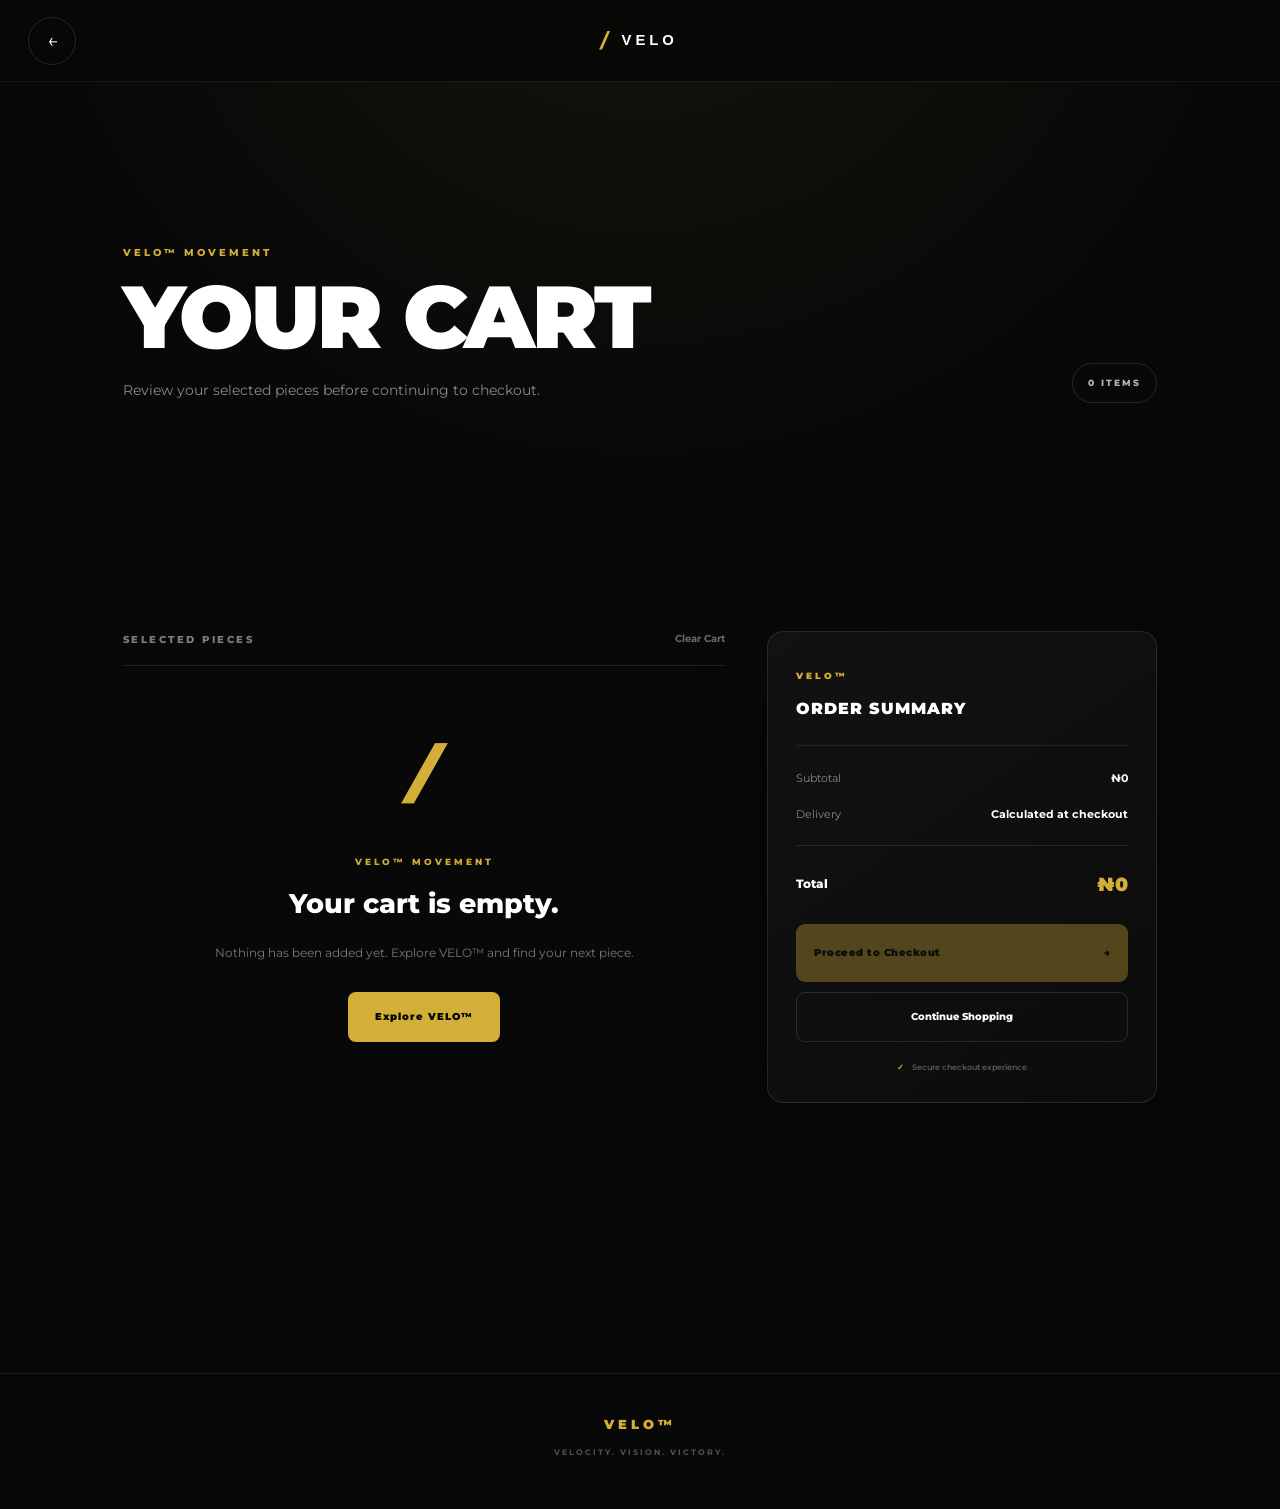
<file: cart.html>
<!DOCTYPE html>
<html lang="en">
<head>
<meta charset="UTF-8">

<meta
    name="viewport"
    content="width=device-width, initial-scale=1.0"
>

<meta
    name="theme-color"
    content="#080808"
>

<title>VELO™ — Cart</title>

<link rel="stylesheet" href="style.css">
<link rel="stylesheet" href="cart.css">

<link
    href="https://fonts.googleapis.com/css2?family=Montserrat:wght@400;500;600;700;800;900&display=swap"
    rel="stylesheet"
>

</head>

<body class="cartPage">

<!-- =====================================================
     HEADER
===================================================== -->

<header class="cart-header">

    <a
        href="index.html"
        class="cart-back"
        aria-label="Back to VELO"
    >
        <span>←</span>
    </a>

    <a
        href="index.html"
        class="cart-logo"
        aria-label="VELO Home"
    >
        <span class="velo-mark">/</span>
        <span class="velo-word">VELO</span>
    </a>

    <div class="cart-header-spacer"></div>

</header>


<!-- =====================================================
     MAIN
===================================================== -->

<main class="cart-main">

    <!-- PAGE INTRO -->

    <section class="cart-hero">

        <div class="cart-eyebrow">
            VELO™ MOVEMENT
        </div>

        <div class="cart-title-row">

            <div>

                <h1>
                    YOUR CART
                </h1>

                <p>
                    Review your selected pieces before
                    continuing to checkout.
                </p>

            </div>

            <div
                class="cart-item-count"
                id="cart-item-count"
            >
                0 ITEMS
            </div>

        </div>

    </section>


    <!-- =================================================
         CART LAYOUT
    ================================================== -->

    <section class="cart-layout">


        <!-- =================================================
             PRODUCTS
        ================================================== -->

        <div class="cart-products-section">

            <div class="cart-products-header">

                <span>
                    SELECTED PIECES
                </span>

                <button
                    type="button"
                    class="cart-clear-btn"
                    id="cart-clear-btn"
                >
                    Clear Cart
                </button>

            </div>


            <div
                class="cart-items"
                id="cart-items"
            >

                <!-- Products are rendered by cart.js -->


                <!-- EMPTY CART -->

                <div
                    class="cart-empty"
                    id="cart-empty"
                    hidden
                >

                    <div class="cart-empty-symbol">
                        /
                    </div>

                    <div class="cart-empty-eyebrow">
                        VELO™ MOVEMENT
                    </div>

                    <h2>
                        Your cart is empty.
                    </h2>

                    <p>
                        Nothing has been added yet.
                        Explore VELO™ and find your next piece.
                    </p>

                    <a
                        href="index.html"
                        class="cart-shop-btn"
                    >
                        Explore VELO™
                    </a>

                </div>

            </div>

        </div>


        <!-- =================================================
             ORDER SUMMARY
        ================================================== -->

        <aside
            class="cart-summary"
            aria-label="Order summary"
        >

            <div class="cart-summary-top">

                <span class="cart-summary-eyebrow">
                    VELO™
                </span>

                <h2>
                    ORDER SUMMARY
                </h2>

            </div>


            <div class="cart-summary-row">

                <span>
                    Subtotal
                </span>

                <strong id="cart-subtotal">
                    ₦0
                </strong>

            </div>


            <div class="cart-summary-row">

                <span>
                    Delivery
                </span>

                <strong id="cart-delivery">
                    Calculated at checkout
                </strong>

            </div>


            <div class="cart-summary-divider"></div>


            <div class="cart-summary-total">

                <span>
                    Total
                </span>

                <strong id="cart-total">
                    ₦0
                </strong>

            </div>


            <button
                type="button"
                class="cart-checkout-btn"
                id="cart-checkout-btn"
            >
                <span>
                    Proceed to Checkout
                </span>

                <span>
                    →
                </span>

            </button>


            <a
                href="index.html"
                class="cart-continue-btn"
            >
                Continue Shopping
            </a>


            <div class="cart-secure-note">

                <span class="cart-secure-icon">
                    ✓
                </span>

                <span>
                    Secure checkout experience
                </span>

            </div>

        </aside>

    </section>

</main>


<!-- =====================================================
     FOOTER
===================================================== -->

<footer class="cart-footer">

    <div class="cart-footer-brand">
        VELO™
    </div>

    <p>
        VELOCITY. VISION. VICTORY.
    </p>

</footer>


<!-- =====================================================
     TOAST
===================================================== -->

<div
    class="cart-toast"
    id="cart-toast"
    role="status"
    aria-live="polite"
    hidden
></div>


<!-- =====================================================
     SCRIPT
===================================================== -->

<script src="cart.js"></script>

</body>
</html>
</file>
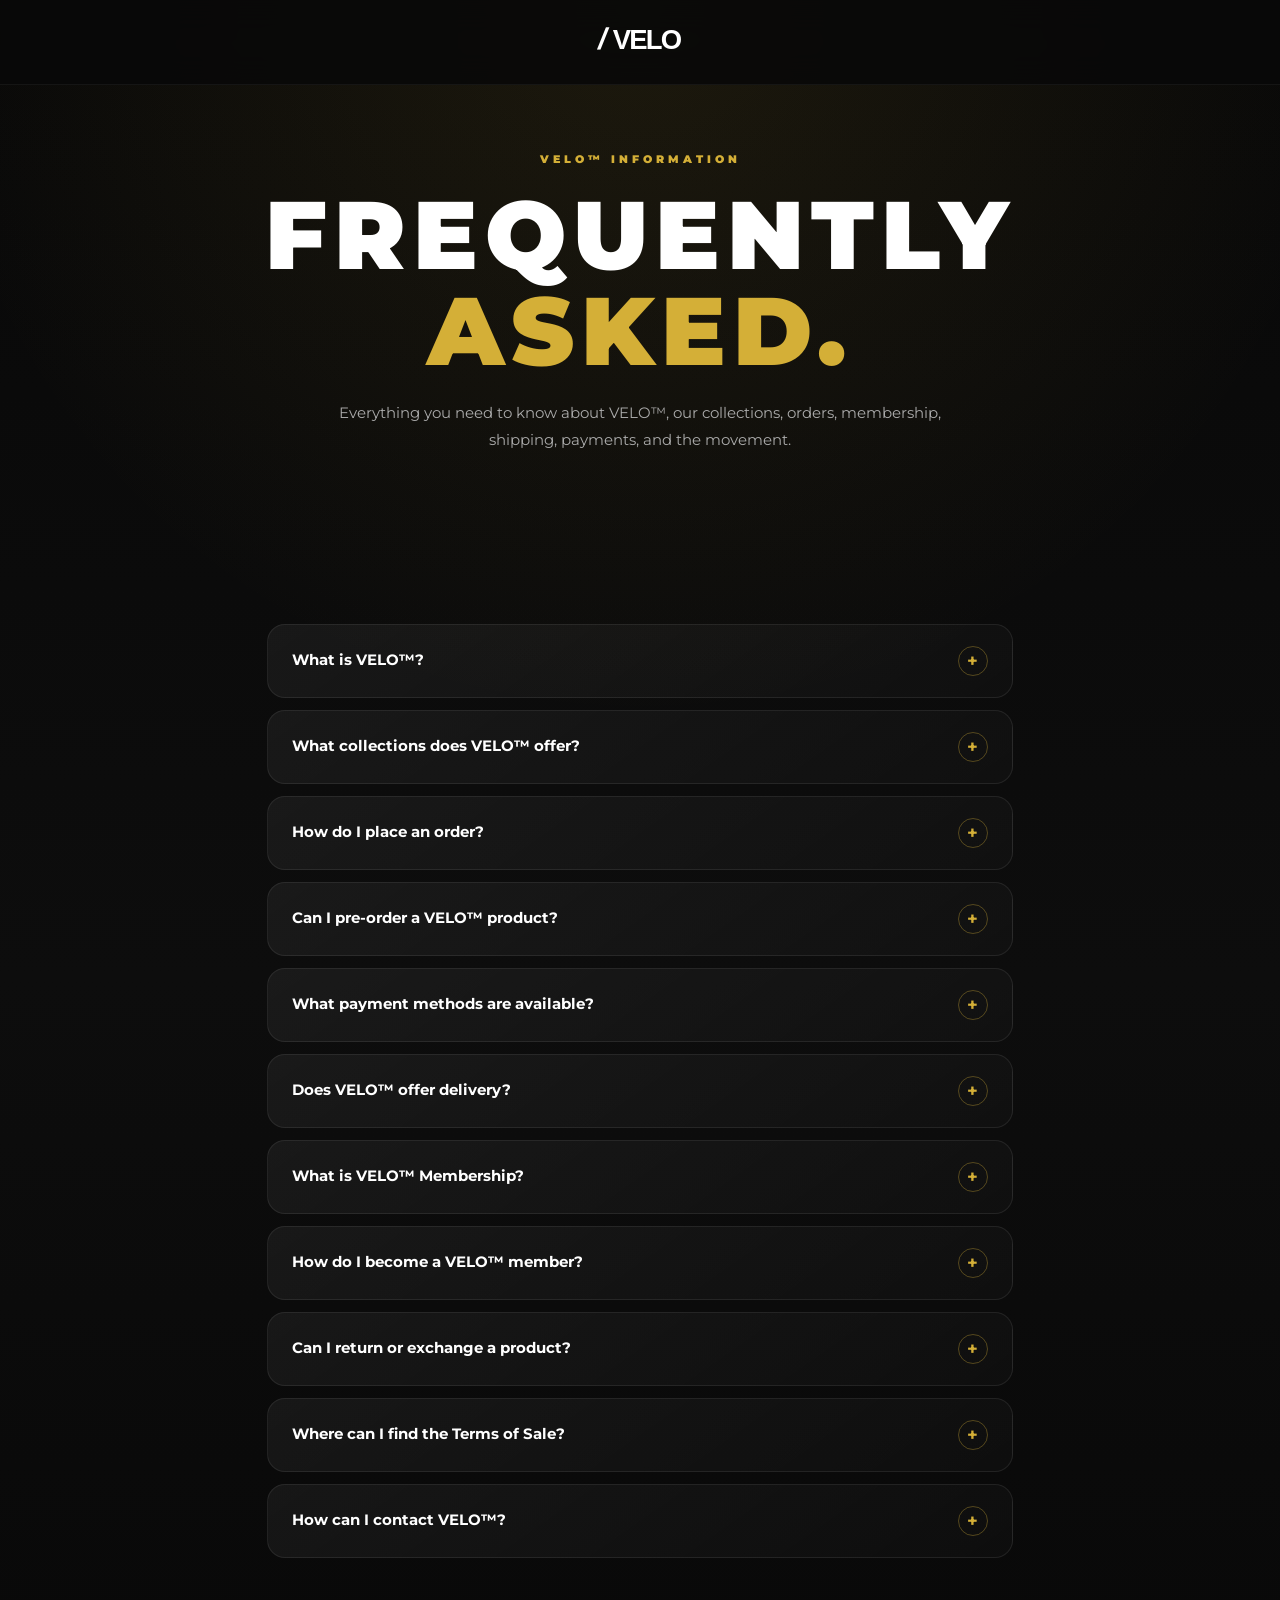
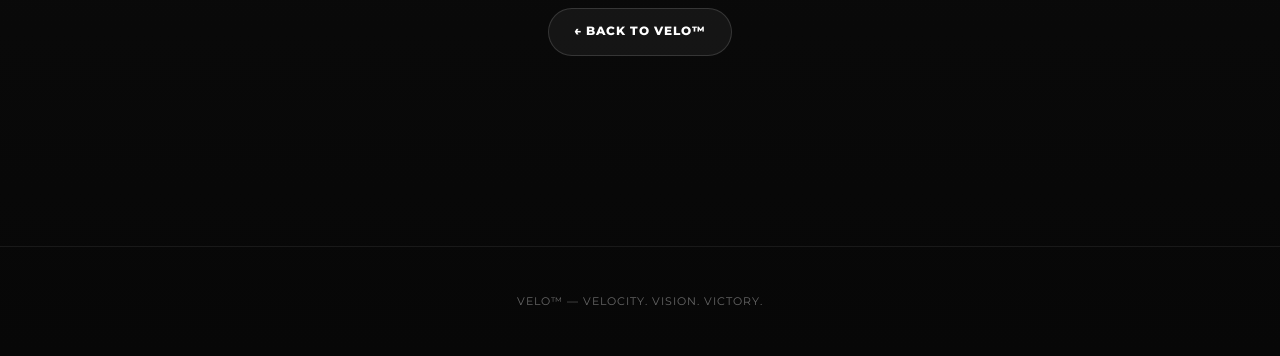
<file: faqs.html>
<!DOCTYPE html><html lang="en">
<head><meta charset="UTF-8">

<meta
    name="viewport"
    content="width=device-width, initial-scale=1.0"
>

<title>VELO™ — FAQs</title>

<!-- VELO MAIN STYLESHEET -->
<link rel="stylesheet" href="style.css">

<!-- GOOGLE FONT -->
<link
    href="https://fonts.googleapis.com/css2?family=Montserrat:wght@400;500;600;700;800;900&display=swap"
    rel="stylesheet"
>

<style>

    /*==================================================
    VELO™ FAQ PAGE
    ==================================================*/

    body.faqPage{
        background:
            radial-gradient(
                circle at 50% 0%,
                rgba(212,175,55,.10),
                transparent 35%
            ),
            linear-gradient(
                180deg,
                #080808 0%,
                #0d0d0d 50%,
                #070707 100%
            );

        color:#fff;
        min-height:100vh;
    }


    /*==================================================
    FAQ HERO
    ==================================================*/

    .faq-hero{

        min-height:48vh;

        display:flex;

        align-items:center;
        justify-content:center;

        text-align:center;

        padding:
            150px 20px
            80px;
    }

    .faq-hero-content{

        width:min(850px,100%);

    }

    .faq-eyebrow{

        color:#D4AF37;

        font-size:.7rem;

        font-weight:900;

        letter-spacing:4px;

        text-transform:uppercase;

        margin-bottom:18px;
    }

    .faq-hero h1{

        font-size:
            clamp(
                3rem,
                9vw,
                6rem
            );

        font-weight:900;

        letter-spacing:
            clamp(
                2px,
                .8vw,
                7px
            );

        line-height:1;

        margin-bottom:20px;
    }

    .faq-hero h1 span{

        color:#D4AF37;
    }

    .faq-hero p{

        max-width:650px;

        margin:auto;

        color:#aaa;

        font-size:.95rem;

        line-height:1.8;
    }


    /*==================================================
    FAQ SECTION
    ==================================================*/

    .faq-section{

        width:min(950px,92%);

        margin:
            0 auto 100px;
    }


    /*==================================================
    FAQ ITEM
    ==================================================*/

    .faq-item{

        margin-bottom:12px;

        background:
            linear-gradient(
                145deg,
                rgba(255,255,255,.055),
                rgba(255,255,255,.018)
            );

        border:
            1px solid
            rgba(255,255,255,.08);

        border-radius:18px;

        overflow:hidden;

        transition:
            border-color .3s ease,
            background .3s ease;
    }

    .faq-item:hover{

        border-color:
            rgba(212,175,55,.28);

        background:
            linear-gradient(
                145deg,
                rgba(212,175,55,.06),
                rgba(255,255,255,.018)
            );
    }


    /*==================================================
    FAQ QUESTION
    ==================================================*/

    .faq-question{

        width:100%;

        padding:
            21px 24px;

        display:flex;

        align-items:center;

        justify-content:space-between;

        gap:20px;

        border:0;

        background:transparent;

        color:#fff;

        text-align:left;

        font-family:inherit;

        font-size:.92rem;

        font-weight:700;

        cursor:pointer;
    }

    .faq-question span:first-child{

        flex:1;
    }

    .faq-icon{

        width:30px;
        height:30px;

        flex:0 0 30px;

        display:flex;

        align-items:center;
        justify-content:center;

        border:
            1px solid
            rgba(212,175,55,.35);

        border-radius:50%;

        color:#D4AF37;

        font-size:18px;

        line-height:1;

        transition:
            transform .3s ease,
            background .3s ease,
            color .3s ease;
    }


    /*==================================================
    FAQ ANSWER
    ==================================================*/

    .faq-answer{

        max-height:0;

        overflow:hidden;

        transition:
            max-height .4s ease;
    }

    .faq-answer-inner{

        padding:
            0 24px 22px;

        color:#aaa;

        font-size:.82rem;

        line-height:1.8;
    }


    /*==================================================
    ACTIVE FAQ
    ==================================================*/

    .faq-item.active{

        border-color:
            rgba(212,175,55,.38);
    }

    .faq-item.active
    .faq-icon{

        transform:rotate(45deg);

        background:#D4AF37;

        color:#080808;
    }


    /*==================================================
    BACK HOME
    ==================================================*/

    .faq-back{

        display:flex;

        justify-content:center;

        margin-top:50px;
    }

    .faq-back a{

        display:inline-flex;

        align-items:center;

        justify-content:center;

        min-height:48px;

        padding:
            13px 25px;

        border:
            1px solid
            rgba(255,255,255,.14);

        border-radius:50px;

        background:
            rgba(255,255,255,.05);

        color:#fff;

        font-size:.72rem;

        font-weight:800;

        letter-spacing:1px;

        text-transform:uppercase;

        transition:.3s ease;
    }

    .faq-back a:hover{

        background:#D4AF37;

        border-color:#D4AF37;

        color:#080808;

        transform:translateY(-3px);
    }


    /*==================================================
    FAQ FOOTER
    ==================================================*/

    .faq-footer{

        padding:
            45px 20px;

        text-align:center;

        border-top:
            1px solid
            rgba(255,255,255,.07);

        color:#666;

        font-size:.7rem;

        letter-spacing:1px;
    }


    /*==================================================
    MOBILE
    ==================================================*/

    @media(max-width:600px){

        .faq-hero{

            min-height:42vh;

            padding:
                125px 20px
                60px;
        }

        .faq-hero h1{

            font-size:
                clamp(
                    2.7rem,
                    14vw,
                    4.5rem
                );
        }

        .faq-hero p{

            font-size:.78rem;
        }

        .faq-section{

            width:
                calc(100% - 28px);

            margin-bottom:70px;
        }

        .faq-question{

            padding:
                18px 16px;

            font-size:.78rem;
        }

        .faq-answer-inner{

            padding:
                0 16px 18px;

            font-size:.72rem;
        }

        .faq-icon{

            width:27px;
            height:27px;

            flex-basis:27px;

            font-size:16px;
        }

    }

</style>

</head><body class="faqPage"><!--==================================================
HEADER
==================================================-->

<header>

    <a
        href="index.html"
        class="logo-wrapper"
    >

        <div class="sidebar-brand">

            <span class="velo-mark">
                /
            </span>

            <span class="velo-word">
                VELO
            </span>

        </div>

    </a>

</header>


<!--==================================================
FAQ HERO
==================================================-->

<main>

    <section class="faq-hero">

        <div class="faq-hero-content">

            <div class="faq-eyebrow">
                VELO™ INFORMATION
            </div>

            <h1>
                FREQUENTLY
                <span>ASKED.</span>
            </h1>

            <p>
                Everything you need to know about VELO™,
                our collections, orders, membership,
                shipping, payments, and the movement.
            </p>

        </div>

    </section>


    <!--==================================================
    FAQ QUESTIONS
    ==================================================-->

    <section class="faq-section">


        <div class="faq-item">

            <button
                class="faq-question"
                type="button"
            >

                <span>
                    What is VELO™?
                </span>

                <span class="faq-icon">
                    +
                </span>

            </button>

            <div class="faq-answer">

                <div class="faq-answer-inner">

                    VELO™ is a premium fashion and
                    streetwear movement built around
                    velocity, vision, victory, ambition,
                    craftsmanship, and individuality.

                </div>

            </div>

        </div>


        <div class="faq-item">

            <button
                class="faq-question"
                type="button"
            >

                <span>
                    What collections does VELO™ offer?
                </span>

                <span class="faq-icon">
                    +
                </span>

            </button>

            <div class="faq-answer">

                <div class="faq-answer-inner">

                    VELO™ features collections including
                    Nightshift Collection, Entry Edition,
                    Premium Edition, Premium Sport+,
                    and Founder's Genesis.

                    Availability may vary depending on
                    each collection's release schedule.

                </div>

            </div>

        </div>


        <div class="faq-item">

            <button
                class="faq-question"
                type="button"
            >

                <span>
                    How do I place an order?
                </span>

                <span class="faq-icon">
                    +
                </span>

            </button>

            <div class="faq-answer">

                <div class="faq-answer-inner">

                    Select the product you want,
                    choose the available options,
                    add it to your cart, and proceed
                    through the checkout process.

                    Follow the instructions displayed
                    on the website to complete your order.

                </div>

            </div>

        </div>


        <div class="faq-item">

            <button
                class="faq-question"
                type="button"
            >

                <span>
                    Can I pre-order a VELO™ product?
                </span>

                <span class="faq-icon">
                    +
                </span>

            </button>

            <div class="faq-answer">

                <div class="faq-answer-inner">

                    Selected VELO™ releases may be
                    available for pre-order.

                    When a product supports pre-order,
                    the product page will clearly indicate
                    the available pre-order option and
                    instructions.

                </div>

            </div>

        </div>


        <div class="faq-item">

            <button
                class="faq-question"
                type="button"
            >

                <span>
                    What payment methods are available?
                </span>

                <span class="faq-icon">
                    +
                </span>

            </button>

            <div class="faq-answer">

                <div class="faq-answer-inner">

                    Available payment methods will be
                    displayed during the relevant
                    purchasing or registration process.

                    Payment instructions should always
                    be followed exactly as displayed by
                    VELO™.

                </div>

            </div>

        </div>


        <div class="faq-item">

            <button
                class="faq-question"
                type="button"
            >

                <span>
                    Does VELO™ offer delivery?
                </span>

                <span class="faq-icon">
                    +
                </span>

            </button>

            <div class="faq-answer">

                <div class="faq-answer-inner">

                    Delivery availability depends on the
                    product and delivery location.

                    Any applicable delivery options,
                    charges, and instructions will be
                    provided during the order process.

                </div>

            </div>

        </div>


        <div class="faq-item">

            <button
                class="faq-question"
                type="button"
            >

                <span>
                    What is VELO™ Membership?
                </span>

                <span class="faq-icon">
                    +
                </span>

            </button>

            <div class="faq-answer">

                <div class="faq-answer-inner">

                    VELO™ Membership is designed to give
                    members access to selected benefits,
                    experiences, releases, and other
                    membership privileges.

                    Membership details and applicable
                    benefits are provided on the
                    Membership page.

                </div>

            </div>

        </div>


        <div class="faq-item">

            <button
                class="faq-question"
                type="button"
            >

                <span>
                    How do I become a VELO™ member?
                </span>

                <span class="faq-icon">
                    +
                </span>

            </button>

            <div class="faq-answer">

                <div class="faq-answer-inner">

                    Visit the VELO™ Membership or
                    Registration page and follow the
                    membership registration instructions.

                </div>

            </div>

        </div>


        <div class="faq-item">

            <button
                class="faq-question"
                type="button"
            >

                <span>
                    Can I return or exchange a product?
                </span>

                <span class="faq-icon">
                    +
                </span>

            </button>

            <div class="faq-answer">

                <div class="faq-answer-inner">

                    Returns and exchanges are subject to
                    the applicable VELO™ Terms of Sale
                    and the conditions stated for the
                    specific product or order.

                    Please review the Terms of Sale before
                    completing a purchase.

                </div>

            </div>

        </div>


        <div class="faq-item">

            <button
                class="faq-question"
                type="button"
            >

                <span>
                    Where can I find the Terms of Sale?
                </span>

                <span class="faq-icon">
                    +
                </span>

            </button>

            <div class="faq-answer">

                <div class="faq-answer-inner">

                    You can view the complete VELO™
                    Terms of Sale by selecting the
                    Terms of Sale link on the website.

                </div>

            </div>

        </div>


        <div class="faq-item">

            <button
                class="faq-question"
                type="button"
            >

                <span>
                    How can I contact VELO™?
                </span>

                <span class="faq-icon">
                    +
                </span>

            </button>

            <div class="faq-answer">

                <div class="faq-answer-inner">

                    Use the official contact or customer
                    support options provided on the VELO™
                    website.

                    For order-related questions, keep
                    your order information available so
                    your request can be handled more
                    efficiently.

                </div>

            </div>

        </div>


        <!--==================================================
        BACK HOME
        ==================================================-->

        <div class="faq-back">

            <a href="index.html">
                ← Back to VELO™
            </a>

        </div>


    </section>

</main>


<!--==================================================
FOOTER
==================================================-->

<footer class="faq-footer">

    VELO™ — VELOCITY. VISION. VICTORY.

</footer>


<!--==================================================
FAQ JAVASCRIPT
==================================================-->

<script>

    const faqItems =
        document.querySelectorAll(".faq-item");


    faqItems.forEach(function(item){

        const question =
            item.querySelector(".faq-question");

        const answer =
            item.querySelector(".faq-answer");


        question.addEventListener(
            "click",
            function(){

                const isOpen =
                    item.classList.contains("active");


                /* CLOSE ALL OTHER QUESTIONS */

                faqItems.forEach(function(otherItem){

                    otherItem.classList.remove("active");

                    const otherAnswer =
                        otherItem.querySelector(".faq-answer");

                    otherAnswer.style.maxHeight = null;

                });


                /* OPEN SELECTED QUESTION */

                if(!isOpen){

                    item.classList.add("active");

                    answer.style.maxHeight =
                        answer.scrollHeight + "px";

                }

            }
        );

    });

</script>

</body>
  </html>
</file>
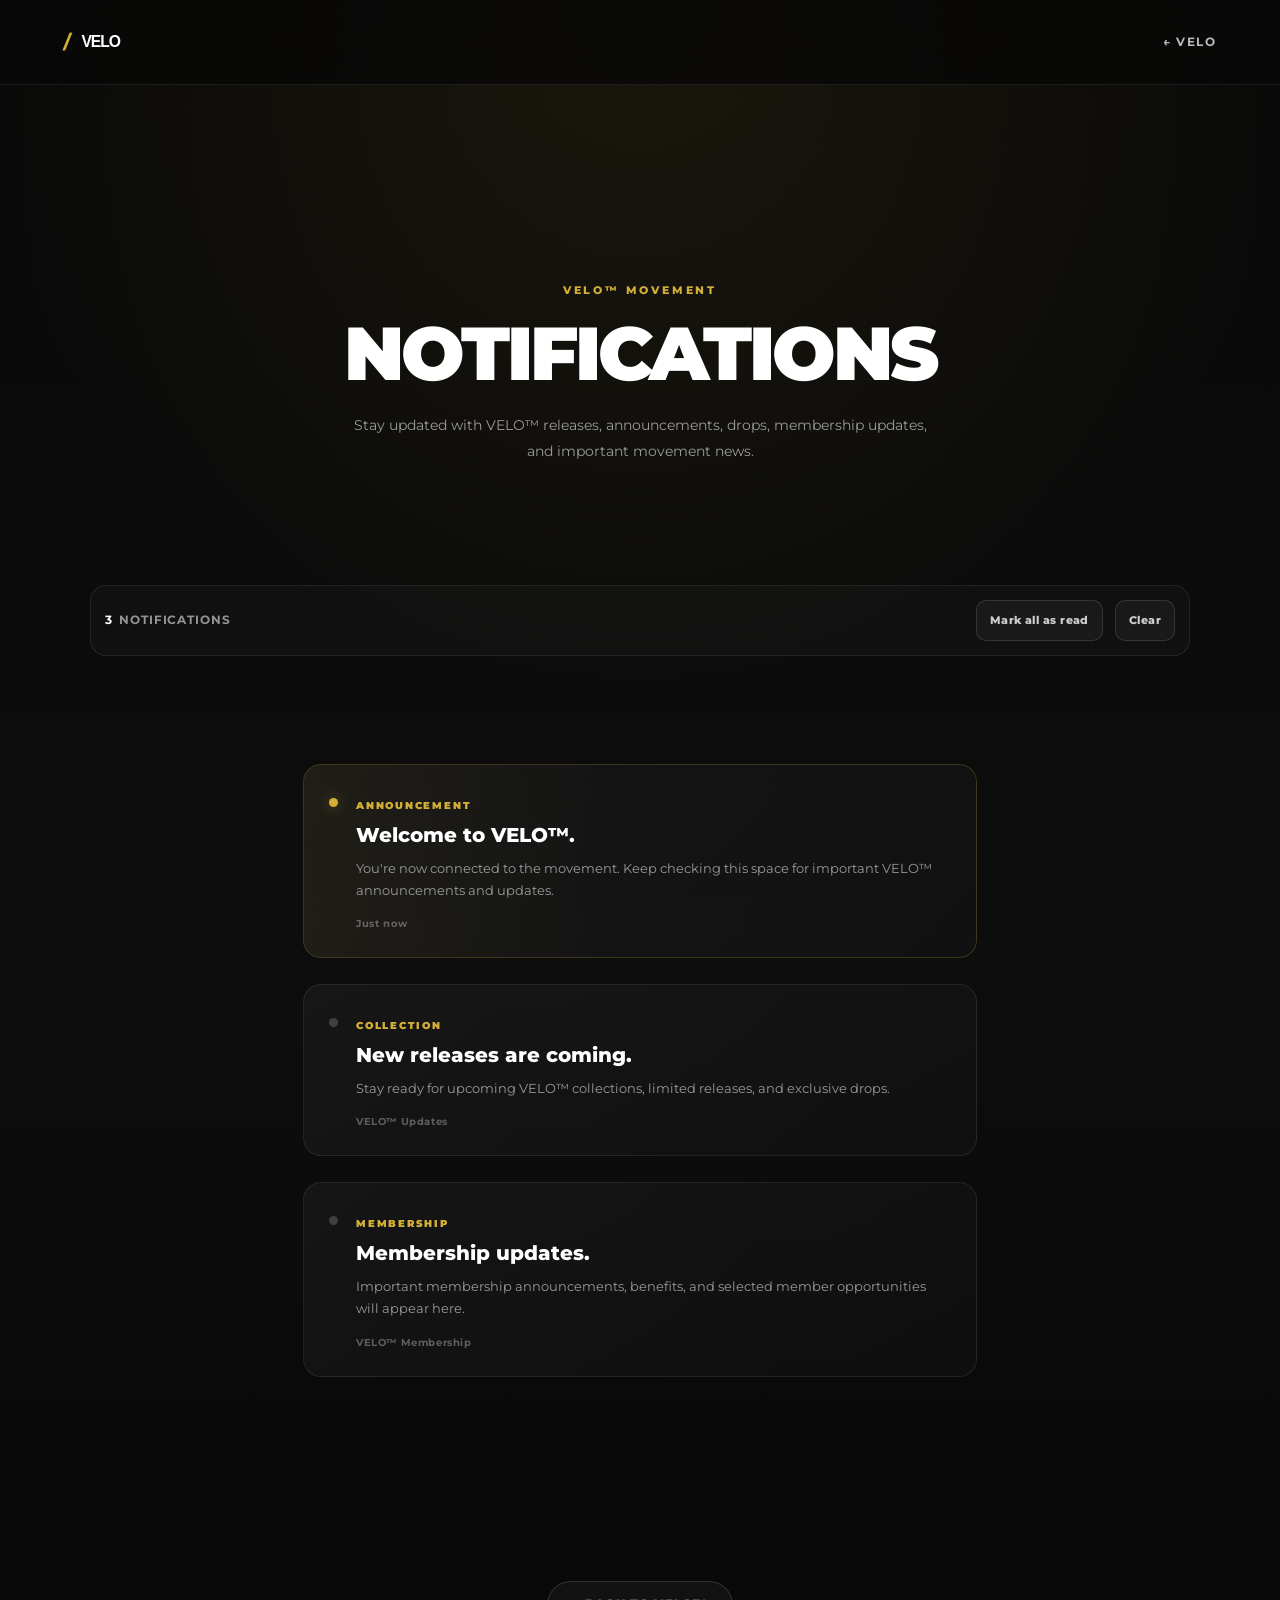
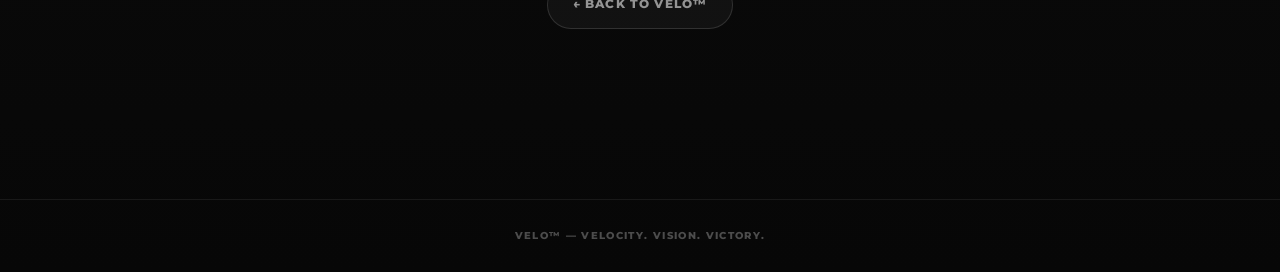
<file: notifications.html>
<!DOCTYPE html>
<html lang="en">
<head>
    <meta charset="UTF-8">

    <meta
        name="viewport"
        content="width=device-width, initial-scale=1.0"
    >

    <title>VELO™ — Notifications</title>

    <link rel="stylesheet" href="style.css">
    <link rel="stylesheet" href="notification.css">

    <link
        href="https://fonts.googleapis.com/css2?family=Montserrat:wght@400;500;600;700;800;900&display=swap"
        rel="stylesheet"
    >
</head>

<body class="notificationPage">

    <!-- HEADER -->

    <header class="notification-header">

        <a
            href="index.html"
            class="notification-logo"
            aria-label="Return to VELO homepage"
        >
            <span class="velo-mark">/</span>
            <span class="velo-word">VELO</span>
        </a>

        <a
            href="index.html"
            class="notification-home"
        >
            ← VELO
        </a>

    </header>


    <!-- MAIN -->

    <main class="notification-main">

        <section class="notification-hero">

            <span class="notification-eyebrow">
                VELO™ MOVEMENT
            </span>

            <h1>NOTIFICATIONS</h1>

            <p>
                Stay updated with VELO™ releases,
                announcements, drops, membership updates,
                and important movement news.
            </p>

        </section>


        <!-- NOTIFICATION CONTROLS -->

        <section class="notification-controls">

            <div class="notification-status">
                <span id="notificationCount">0</span>
                <span>notifications</span>
            </div>

            <button
                type="button"
                id="markAllReadButton"
                class="notification-action"
            >
                Mark all as read
            </button>

            <button
                type="button"
                id="clearNotificationsButton"
                class="notification-action danger"
            >
                Clear
            </button>

        </section>


        <!-- NOTIFICATIONS -->

        <section
            id="notificationsList"
            class="notifications-list"
            aria-live="polite"
        >

            <!-- Notifications are rendered by notification.js -->

        </section>


        <!-- EMPTY STATE -->

        <section
            id="notificationEmpty"
            class="notification-empty"
            hidden
        >

            <div class="notification-empty-icon">
                ✓
            </div>

            <h2>You're all caught up.</h2>

            <p>
                New notifications will appear here
                when VELO™ has something important
                to share.
            </p>

        </section>


        <!-- BACK HOME -->

        <div class="notification-back">

            <a href="index.html">
                ← Back to VELO™
            </a>

        </div>

    </main>


    <!-- FOOTER -->

    <footer class="notification-footer">

        VELO™ — VELOCITY. VISION. VICTORY.

    </footer>


    <div
        id="notificationToast"
        class="notification-toast"
        role="status"
        aria-live="polite"
    ></div>


    <script src="notification.js"></script>

</body>
</html>
</file>
<file: style.css>
/*==================================================
VELO™ v2.1
FINAL PRELAUNCH STYLE SYSTEM
Designed by Gamer-X + ChatGPT

IMPORTANT:
This is the complete VELO stylesheet.
Homepage corrections are integrated directly.
==================================================*/


/*==================================================
RESET
==================================================*/

*{
    margin:0;
    padding:0;
    box-sizing:border-box;
}

html{
    scroll-behavior:smooth;
}

:root{

    --gold:#D4AF37;
    --gold2:#FFD86A;

    --black:#0A0A0A;
    --black2:#111111;
    --black3:#1B1B1B;

    --white:#FFFFFF;

    --cream:#F4F0E7;
    --grey:#B8B8B8;
    --grey2:#888888;

    --transition:.35s ease;

    --shadow:
        0 25px 70px rgba(0,0,0,.45);

    --glass:
        rgba(255,255,255,.055);
}


/*==================================================
BODY
==================================================*/

body{

    font-family:'Montserrat',sans-serif;

    background:var(--black);

    color:var(--white);

    overflow-x:hidden;

    line-height:1.7;

    -webkit-font-smoothing:antialiased;

    transition:.4s;
}

body.homepage{
    min-height:100vh;
}

a{
    text-decoration:none;
    color:white;
    transition:var(--transition);
}

ul{
    list-style:none;
}

button{
    font:inherit;
}

img{
    display:block;
    max-width:100%;
    height:auto;
}

section{
    width:100%;
    padding:90px 8%;
}

.container{
    width:min(1200px,100%);
    margin:auto;
}


/*==================================================
HEADINGS
==================================================*/

h1{
    font-size:5rem;
    font-weight:800;
    letter-spacing:5px;
}

h2{
    font-size:2.7rem;
    font-weight:700;
    margin-bottom:20px;
}

h3{
    font-size:1.5rem;
}

p{
    font-size:1rem;
    color:var(--grey);
}

.gold{
    color:var(--gold);
}

::selection{
    background:var(--gold);
    color:#050505;
}


/*==================================================
SCROLLBAR
==================================================*/

::-webkit-scrollbar{
    width:9px;
}

::-webkit-scrollbar-track{
    background:#111;
}

::-webkit-scrollbar-thumb{
    background:var(--gold);
    border-radius:50px;
}

::-webkit-scrollbar-thumb:hover{
    background:var(--gold2);
}


/*==================================================
GLOBAL HEADER
==================================================*/

header{

    position:fixed;

    top:0;
    left:0;

    width:100%;
    height:85px;

    display:flex;

    justify-content:center;
    align-items:center;

    padding:0 40px;

    background:
        rgba(8,8,8,.88);

    backdrop-filter:blur(16px);
    -webkit-backdrop-filter:blur(16px);

    border-bottom:
        1px solid
        rgba(255,255,255,.05);

    z-index:999;

    transition:.35s ease;
}

header.scrolled{

    background:#0b0b0b;

    box-shadow:
        0 8px 30px
        rgba(0,0,0,.45);
}

.logo-wrapper{

    display:flex;

    align-items:center;

    gap:15px;
}

.velo-logo{

    height:60px;

    transition:.4s;

    cursor:pointer;
}

.velo-logo:hover{
    transform:scale(1.05);
}

.brand-name{

    font-size:28px;

    font-weight:800;

    letter-spacing:4px;

    color:white;
}


/*==================================================
HOMEPAGE CINEMATIC VIDEO
==================================================*/

.homepage .homeVideoBackground{

    position:fixed;

    inset:0;

    width:100vw;
    height:100vh;

    object-fit:cover;

    object-position:center;

    z-index:-20;

    opacity:.42;

    filter:
        brightness(.55)
        contrast(1.03)
        saturate(.68);

    pointer-events:none;
}


/*==================================================
HOMEPAGE CINEMATIC VIDEO OVERLAY
==================================================*/

.homepage .homeVideoOverlay{

    position:fixed;

    inset:0;

    width:100vw;
    height:100vh;

    z-index:-19;

    pointer-events:none;

    background:
        linear-gradient(
            180deg,
            rgba(247,244,235,.08) 0%,
            rgba(247,244,235,.20) 28%,
            rgba(247,244,235,.16) 58%,
            rgba(8,8,8,.82) 100%
        );
}


/*==================================================
HOMEPAGE ATMOSPHERE
==================================================*/

body.homepage::before{

    content:"";

    position:fixed;

    inset:0;

    z-index:-18;

    pointer-events:none;

    background:
        radial-gradient(
            circle at 50% 8%,
            rgba(255,255,255,.07),
            transparent 34%
        );
}


/*==================================================
HOMEPAGE CONTENT LAYER
==================================================*/

body.homepage >
*:not(.homeVideoBackground):not(.homeVideoOverlay){

    position:relative;

    z-index:1;
}


/*==================================================
HOMEPAGE MENU BUTTON
TOP LEFT
==================================================*/

.homepage .menu-btn{

    position:fixed;

    top:22px;
    left:22px;

    width:52px;
    height:52px;

    display:flex;

    align-items:center;
    justify-content:center;

    margin:0;

    border:
        1px solid
        rgba(255,255,255,.14);

    border-radius:13px;

    background:
        rgba(10,10,10,.72);

    color:#fff;

    backdrop-filter:blur(16px);
    -webkit-backdrop-filter:blur(16px);

    box-shadow:
        0 12px 35px
        rgba(0,0,0,.28);

    cursor:pointer;

    z-index:9000;

    transition:
        background .3s ease,
        color .3s ease,
        transform .3s ease,
        border-color .3s ease;
}

.homepage .menu-btn span{
    font-size:25px;
    line-height:1;
}

.homepage .menu-btn:hover{

    background:
        rgba(255,255,255,.14);

    color:#fff;

    border-color:
        rgba(255,255,255,.25);

    transform:scale(1.04);
}


/*==================================================
HOMEPAGE NOTIFICATION BUTTON
BETWEEN MENU/CART
==================================================*/

.homepage .notification-btn{

    position:fixed;

    top:22px;
    right:92px;

    width:52px;
    height:52px;

    display:flex;

    align-items:center;
    justify-content:center;

    margin:0;

    border:
        1px solid
        rgba(255,255,255,.14);

    border-radius:13px;

    background:
        rgba(10,10,10,.72);

    color:#fff;

    backdrop-filter:blur(16px);
    -webkit-backdrop-filter:blur(16px);

    box-shadow:
        0 12px 35px
        rgba(0,0,0,.28);

    cursor:pointer;

    z-index:9000;

    transition:
        background .3s ease,
        color .3s ease,
        transform .3s ease,
        border-color .3s ease;
}

.homepage .notification-btn:hover{

    background:
        rgba(255,255,255,.14);

    color:#fff;

    border-color:
        rgba(255,255,255,.25);

    transform:scale(1.04);
}


/*==================================================
NOTIFICATION COUNT
==================================================*/

.homepage .notification-count{

    position:absolute;

    top:-5px;
    right:-5px;

    min-width:19px;
    height:19px;

    padding:0 5px;

    display:flex;

    align-items:center;
    justify-content:center;

    border-radius:50%;

    background:#fff;

    color:#080808;

    border:
        2px solid
        #080808;

    font-size:10px;

    font-weight:800;

    line-height:1;
}


/*==================================================
HOMEPAGE CART
FAR RIGHT
==================================================*/

.homepage .cart-btn{

    position:fixed;

    top:22px;
    right:22px;

    left:auto;

    width:52px;
    min-width:52px;
    height:52px;

    padding:0;

    display:flex;

    align-items:center;
    justify-content:center;

    gap:0;

    border:
        1px solid
        rgba(255,255,255,.14);

    border-radius:13px;

    background:
        rgba(10,10,10,.72);

    color:#fff;

    backdrop-filter:blur(16px);
    -webkit-backdrop-filter:blur(16px);

    box-shadow:
        0 12px 35px
        rgba(0,0,0,.28);

    cursor:pointer;

    z-index:9000;

    transition:
        background .3s ease,
        color .3s ease,
        transform .3s ease,
        border-color .3s ease;
}

.homepage .cart-btn:hover{

    background:
        rgba(255,255,255,.14);

    color:#fff;

    border-color:
        rgba(255,255,255,.25);

    transform:scale(1.04);
}

.homepage .cart-icon{

    font-size:21px;

    line-height:1;
}


/*==================================================
CART COUNT
==================================================*/

.homepage #cart-count{

    position:absolute;

    top:-5px;
    right:-5px;

    min-width:19px;
    height:19px;

    padding:0 5px;

    display:flex;

    align-items:center;
    justify-content:center;

    border-radius:50%;

    background:var(--gold);

    color:#050505;

    border:
        2px solid
        #080808;

    font-size:10px;

    font-weight:900;

    line-height:1;
}


/*==================================================
HOMEPAGE SIDEBAR
FULLY HIDDEN UNTIL OPEN
==================================================*/

.homepage #sidebar{

    position:fixed;

    top:0;
    left:0;

    width:min(340px,88vw);

    height:100vh;

    padding:28px 24px;

    background:
        linear-gradient(
            145deg,
            rgba(20,20,20,.98),
            rgba(7,7,7,.99)
        );

    border-right:
        1px solid
        rgba(255,255,255,.08);

    box-shadow:
        20px 0 70px
        rgba(0,0,0,.55);

    overflow-y:auto;

    transform:
        translateX(-105%);

    visibility:hidden;

    opacity:0;

    transition:
        transform .45s
        cubic-bezier(.22,.61,.36,1),
        opacity .35s ease,
        visibility .45s ease;

    z-index:10000;
}

.homepage #sidebar.open{

    transform:
        translateX(0);

    visibility:visible;

    opacity:1;
}


/*==================================================
SIDEBAR HEADER
==================================================*/

.homepage #sidebar .sidebar-header{

    min-height:65px;

    display:flex;

    align-items:center;

    justify-content:space-between;

    gap:14px;

    padding-bottom:22px;

    margin-bottom:20px;

    border-bottom:
        1px solid
        rgba(255,255,255,.08);
}

.homepage #sidebar .sidebar-header img{

    width:48px;
    height:48px;

    object-fit:contain;

    flex:0 0 auto;
}

.homepage #sidebar .sidebar-header h2{

    margin:0;

    flex:1;

    font-size:23px;

    letter-spacing:2px;

    color:#fff;
}

.homepage #sidebar .sidebar-header .close-btn{

    margin:0;

    flex:0 0 auto;
}


/*==================================================
SIDEBAR BRAND
==================================================*/

.homepage .sidebar-brand{

    display:flex;

    align-items:center;

    gap:8px;

    white-space:nowrap;
}


/*==================================================
UNIVERSAL VELO MARK
SINGLE SLASH
==================================================*/

.velo-mark,
.veloSlash{

    display:inline-block;

    color:#fff;

    font-family:
        Arial,
        Helvetica,
        sans-serif;

    font-weight:900;

    line-height:.8;

    transform:
        skewX(-12deg);

    transform-origin:center;
}


/*==================================================
UNIVERSAL VELO WORD
==================================================*/

.velo-word,
.veloLetters{

    display:inline-flex;

    align-items:center;

    color:#fff;

    font-family:
        Arial,
        Helvetica,
        sans-serif;

    font-weight:900;

    letter-spacing:-.065em;

    line-height:.82;

    white-space:nowrap;

    transform:scaleX(.98);

    transform-origin:center;
}

.veloLetters span{

    display:inline-block;

    margin-left:-.035em;
}


/*==================================================
SIDEBAR BRAND SIZE
==================================================*/

.sidebar-brand .velo-mark{
    font-size:30px;
}

.sidebar-brand .velo-word{
    font-size:28px;
}


/*==================================================
SIDEBAR CLOSE BUTTON
==================================================*/

.homepage #sidebar .close-btn,
.close-btn{

    width:42px;
    height:42px;

    flex:0 0 auto;

    display:flex;

    align-items:center;
    justify-content:center;

    border:
        1px solid
        rgba(255,255,255,.10);

    border-radius:50%;

    background:
        rgba(255,255,255,.05);

    color:#fff;

    cursor:pointer;

    font-size:25px;

    line-height:1;

    transition:
        background .3s ease,
        color .3s ease,
        transform .3s ease;
}

.homepage #sidebar .close-btn:hover,
.close-btn:hover{

    background:var(--gold);

    color:#050505;

    transform:rotate(90deg);
}


/*==================================================
ORIGINAL SIDEBAR LOGO SUPPORT
==================================================*/

.sidebar-logo{

    text-align:center;

    margin-bottom:30px;
}

.sidebar-logo img{

    width:70px;

    margin:auto;

    margin-bottom:10px;
}

.sidebar-logo h2{

    font-size:26px;

    letter-spacing:3px;

    margin:0;
}

.sidebar-logo p{

    font-size:13px;

    color:var(--grey);
}


/*==================================================
HOMEPAGE SIDEBAR LINKS
==================================================*/

.homepage #sidebar .sidebar-links{

    display:flex;

    flex-direction:column;

    gap:10px;
}

.homepage #sidebar a{

    position:relative;

    display:flex;

    align-items:center;

    min-height:55px;

    padding:0 18px;

    margin-bottom:0;

    border:
        1px solid
        rgba(255,255,255,.055);

    border-radius:14px;

    background:
        rgba(255,255,255,.035);

    color:#eee;

    font-size:.88rem;

    font-weight:600;

    letter-spacing:.3px;

    transition:
        background .3s ease,
        border-color .3s ease,
        color .3s ease,
        padding-left .3s ease;
}

.homepage #sidebar a::after{

    content:"→";

    position:absolute;

    right:18px;

    opacity:0;

    transform:translateX(-8px);

    transition:.3s ease;
}

.homepage #sidebar a:hover{

    background:
        linear-gradient(
            90deg,
            rgba(212,175,55,.18),
            rgba(212,175,55,.05)
        );

    border-color:
        rgba(212,175,55,.38);

    color:#fff;

    padding-left:23px;
}

.homepage #sidebar a:hover::after{

    opacity:1;

    transform:translateX(0);

    color:var(--gold);
}


/*==================================================
SIDEBAR SCROLLBAR
==================================================*/

.homepage #sidebar::-webkit-scrollbar,
#sidebar::-webkit-scrollbar{

    width:5px;
}

.homepage #sidebar::-webkit-scrollbar-thumb,
#sidebar::-webkit-scrollbar-thumb{

    background:var(--gold);

    border-radius:30px;
}


/*==================================================
HOMEPAGE OVERLAY
==================================================*/

.homepage #overlay{

    position:fixed;

    inset:0;

    width:100%;
    height:100%;

    display:block;

    opacity:0;

    visibility:hidden;

    pointer-events:none;

    background:
        rgba(0,0,0,.58);

    backdrop-filter:blur(3px);

    -webkit-backdrop-filter:blur(3px);

    transition:
        opacity .35s ease,
        visibility .35s ease;

    z-index:9999;
}

.homepage #overlay.active,
.homepage #overlay.open{

    opacity:1;

    visibility:visible;

    pointer-events:auto;
}


/*==================================================
ORIGINAL GLOBAL OVERLAY SUPPORT
==================================================*/

#overlay{

    position:fixed;

    top:0;
    left:0;

    width:100%;
    height:100%;

    background:
        rgba(0,0,0,.65);

    opacity:0;

    visibility:hidden;

    pointer-events:none;

    transition:.35s;

    z-index:1499;
}


/*==================================================
HOMEPAGE HERO
==================================================*/

.homepage .hero{

    position:relative;

    min-height:100vh;

    width:100%;

    padding:
        135px 7%
        85px;

    display:flex;

    flex-direction:column;

    align-items:center;

    justify-content:center;

    text-align:center;

    background:transparent;

    overflow:hidden;

    isolation:isolate;
}


/*==================================================
HERO EDITORIAL GLASS / CREAM SURFACE
==================================================*/

.homepage .hero-editorial-layer{

    position:absolute;

    inset:
        5.5% 4.5% 6%;

    border-radius:38px;

    background:
        linear-gradient(
            135deg,
            rgba(250,247,239,.78),
            rgba(242,238,228,.52)
        );

    border:
        1px solid
        rgba(255,255,255,.38);

    box-shadow:
        0 35px 100px
        rgba(0,0,0,.30),

        inset 0 1px 0
        rgba(255,255,255,.55);

    backdrop-filter:
        blur(9px);

    -webkit-backdrop-filter:
        blur(9px);

    z-index:-1;

    overflow:hidden;
}

.homepage .hero-editorial-layer::after{

    content:"";

    position:absolute;

    inset:0;

    background:
        linear-gradient(
            120deg,
            rgba(255,255,255,.22),
            transparent 38%,
            rgba(255,255,255,.08)
        );

    pointer-events:none;
}


/*==================================================
FALLBACK HERO GLASS
If HTML does not contain editorial layer,
hero itself still gets a subtle premium surface.
==================================================*/

.homepage .hero::before{

    content:"";

    position:absolute;

    width:min(900px,94%);

    height:min(600px,70%);

    left:50%;
    top:50%;

    transform:
        translate(-50%,-50%);

    border-radius:35px;

    background:
        linear-gradient(
            145deg,
            rgba(255,252,244,.20),
            rgba(255,252,244,.06)
        );

    border:
        1px solid
        rgba(255,255,255,.10);

    box-shadow:
        0 30px 100px
        rgba(0,0,0,.18);

    backdrop-filter:
        blur(5px);

    -webkit-backdrop-filter:
        blur(5px);

    z-index:-2;

    pointer-events:none;
}


/*==================================================
HERO CONTENT
==================================================*/

.homepage .hero-content{

    position:relative;

    z-index:2;

    width:min(1150px,100%);

    display:flex;

    flex-direction:column;

    align-items:center;
}


/*==================================================
VELO HERO WORDMARK
SINGLE SLASH
NATURAL LETTERING
==================================================*/

.homepage .veloWordmark{

    display:inline-flex;

    align-items:center;

    justify-content:center;

    gap:0;

    margin:0 auto;

    color:#111;

    font-family:
        Arial,
        Helvetica,
        sans-serif;

    font-size:
        clamp(
            3.8rem,
            12vw,
            8.5rem
        );

    font-weight:900;

    letter-spacing:-.075em;

    line-height:.82;

    white-space:nowrap;

    text-shadow:
        0 8px 30px
        rgba(0,0,0,.14);
}


/*==================================================
SINGLE HERO SLASH
==================================================*/

.homepage .veloWordmark .veloSlash{

    display:inline-block;

    position:relative;

    width:.12em;

    height:.82em;

    margin-right:.10em;

    background:#111;

    color:#111;

    font-size:1em;

    transform:
        skewX(-18deg)
        rotate(8deg);

    border-radius:1px;
}


/*==================================================
REMOVE OLD DOUBLE SLASH
==================================================*/

.homepage .veloWordmark .veloSlash::before,
.homepage .veloWordmark .veloSlash::after{

    display:none;

    content:none;
}


/*==================================================
HERO WORD LETTERS
==================================================*/

.homepage .veloWordmark .veloLetters{

    display:inline-flex;

    align-items:center;

    color:#111;

    font-size:1em;

    letter-spacing:-.075em;

    line-height:.82;

    transform:scaleX(.985);
}

.homepage .veloWordmark .veloLetters span{

    display:inline-block;

    margin-left:-.045em;
}


/*==================================================
OLD FAKE E DISABLED
==================================================*/

.homepage .veloE{

    display:inline-block;

    width:auto;

    height:auto;

    margin:
        0 -.045em;

    font:inherit;

    color:inherit;
}

.homepage .veloE span{

    display:none;
}


/*==================================================
PRIMARY SLOGAN
==================================================*/

.homepage .primarySlogan{

    margin-top:32px;

    color:#111;

    font-size:
        clamp(
            1.2rem,
            3.5vw,
            2.4rem
        );

    font-weight:900;

    letter-spacing:
        clamp(
            2px,
            .6vw,
            7px
        );

    line-height:1.05;

    text-transform:uppercase;

    text-shadow:
        0 4px 20px
        rgba(255,255,255,.25);
}


/*==================================================
VELO MOTTO
==================================================*/

.homepage .motto{

    margin-top:13px;

    color:#343434;

    font-size:
        clamp(
            .75rem,
            1.7vw,
            1.05rem
        );

    font-weight:800;

    letter-spacing:
        clamp(
            1.5px,
            .45vw,
            4px
        );

    text-transform:uppercase;
}


/*==================================================
HERO SUBTEXT
==================================================*/

.homepage .sub-text{

    max-width:680px;

    margin-top:16px;

    color:#4b4b4b;

    font-size:
        clamp(
            .84rem,
            1.5vw,
            1rem
        );

    line-height:1.8;

    font-weight:500;

    text-shadow:
        0 2px 10px
        rgba(255,255,255,.25);
}


/*==================================================
HERO BUTTONS
==================================================*/

.homepage .hero-buttons{

    width:min(1100px,100%);

    margin-top:36px;

    display:flex;

    flex-wrap:wrap;

    justify-content:center;

    align-items:center;

    gap:11px;
}

.homepage .primary-btn,
.homepage .secondary-btn{

    position:relative;

    min-height:48px;

    display:inline-flex;

    align-items:center;

    justify-content:center;

    padding:
        13px 21px;

    border-radius:50px;

    overflow:hidden;

    font-size:.72rem;

    font-weight:900;

    letter-spacing:1px;

    text-transform:uppercase;

    transition:
        transform .3s ease,
        box-shadow .3s ease,
        background .3s ease,
        color .3s ease,
        border-color .3s ease;
}


/* PRIMARY */

.homepage .primary-btn{

    background:#111;

    color:#fff;

    border:
        1px solid
        rgba(0,0,0,.18);

    box-shadow:
        0 8px 25px
        rgba(0,0,0,.18);
}

.homepage .primary-btn:hover{

    background:var(--gold);

    color:#050505;

    border-color:var(--gold);

    transform:translateY(-4px);

    box-shadow:
        0 15px 35px
        rgba(0,0,0,.24);
}


/* SECONDARY */

.homepage .secondary-btn{

    background:
        rgba(255,255,255,.42);

    color:#111;

    border:
        1px solid
        rgba(0,0,0,.18);

    backdrop-filter:blur(10px);
    -webkit-backdrop-filter:blur(10px);
}

.homepage .secondary-btn:hover{

    background:#111;

    color:#fff;

    border-color:#111;

    transform:translateY(-4px);

    box-shadow:
        0 15px 35px
        rgba(0,0,0,.20);
}


/*==================================================
HOMEPAGE SEARCH
==================================================*/

.homepage .velo-search{

    width:min(720px,94%);

    margin-top:28px;

    position:relative;

    display:flex;

    align-items:center;

    background:
        rgba(255,255,255,.82);

    border:
        1px solid
        rgba(255,255,255,.72);

    border-radius:50px;

    box-shadow:
        0 15px 45px
        rgba(0,0,0,.18);

    overflow:hidden;

    backdrop-filter:blur(12px);
    -webkit-backdrop-filter:blur(12px);
}

.homepage .velo-search input{

    flex:1;

    min-width:0;

    height:54px;

    padding:
        0 20px;

    border:0;

    outline:0;

    background:transparent;

    color:#111;

    font-family:inherit;

    font-size:.92rem;
}

.homepage .velo-search input::placeholder{
    color:#555;
}

.homepage .velo-search button{

    width:54px;
    height:54px;

    flex:0 0 auto;

    border:0;

    background:transparent;

    color:#111;

    cursor:pointer;

    font-size:18px;
}


/*==================================================
HOMEPAGE FILTERS
==================================================*/

.homepage .velo-filters{

    width:min(1050px,94%);

    margin-top:16px;

    display:flex;

    flex-wrap:wrap;

    justify-content:center;

    gap:9px;
}

.homepage .velo-filter{

    position:relative;
}

.homepage .velo-filter select{

    min-height:42px;

    padding:
        9px 34px
        9px 14px;

    border:
        1px solid
        rgba(255,255,255,.30);

    border-radius:30px;

    outline:0;

    background:
        rgba(255,255,255,.72);

    color:#111;

    font-family:inherit;

    font-size:.73rem;

    font-weight:600;

    cursor:pointer;

    backdrop-filter:blur(8px);
    -webkit-backdrop-filter:blur(8px);
}


/*==================================================
HOMEPAGE PRODUCT DISPLAY
==================================================*/

.homepage .product-display{

    position:relative;

    width:100%;

    padding:
        80px 6%
        100px;

    background:
        linear-gradient(
            180deg,
            rgba(5,5,5,.76),
            rgba(5,5,5,.94)
        );

    border-top:
        1px solid
        rgba(255,255,255,.08);
}


/*==================================================
PRODUCT SECTION HEADING
==================================================*/

.homepage .section-heading{

    width:min(850px,100%);

    margin:
        0 auto 48px;

    text-align:center;
}

.homepage .section-eyebrow{

    margin-bottom:10px;

    color:var(--gold);

    font-size:.68rem;

    font-weight:900;

    letter-spacing:3px;

    text-transform:uppercase;
}

.homepage .section-heading h2{

    color:#fff;

    font-size:
        clamp(
            2rem,
            5vw,
            3.5rem
        );

    font-weight:800;

    letter-spacing:-.04em;

    line-height:1.05;

    margin-bottom:13px;
}

.homepage .section-heading > p:last-child{

    color:#aaa;

    font-size:.9rem;

    line-height:1.7;
}


/*==================================================
HOMEPAGE PRODUCT GRID
TWO COLUMNS
==================================================*/

.homepage .product-grid{

    width:min(1250px,100%);

    margin:0 auto;

    display:grid;

    grid-template-columns:
        repeat(2,minmax(0,1fr));

    gap:26px;
}


/*==================================================
HOMEPAGE PRODUCT CARD
==================================================*/

.homepage .product-card{

    position:relative;

    min-width:0;

    overflow:hidden;

    background:
        linear-gradient(
            145deg,
            #171717,
            #090909
        );

    border:
        1px solid
        rgba(255,255,255,.10);

    border-radius:18px;

    box-shadow:
        0 15px 45px
        rgba(0,0,0,.38);

    cursor:pointer;

    transition:
        transform .35s ease,
        border-color .35s ease,
        box-shadow .35s ease;
}

.homepage .product-card:hover{

    transform:
        translateY(-5px);

    border-color:
        rgba(255,255,255,.26);

    box-shadow:
        0 25px 60px
        rgba(0,0,0,.52);
}

.homepage .product-card-link{

    display:block;

    height:100%;

    color:inherit;
}


/*==================================================
PRODUCT IMAGE
SQUARE / VERTICAL
==================================================*/

.homepage .product-image{

    position:relative;

    width:100%;

    aspect-ratio:
        1 / 1.12;

    overflow:hidden;

    background:#151515;
}

.homepage .product-image img{

    width:100%;
    height:100%;

    object-fit:cover;

    display:block;

    transition:
        transform .55s ease,
        filter .55s ease;
}

.homepage .product-card:hover
.product-image img{

    transform:
        scale(1.035);

    filter:
        brightness(.92)
        contrast(1.03);
}


/*==================================================
PRODUCT IMAGE OVERLAY
==================================================*/

.homepage .product-image-overlay{

    position:absolute;

    inset:0;

    background:
        linear-gradient(
            180deg,
            rgba(0,0,0,.02),
            rgba(0,0,0,.05) 50%,
            rgba(0,0,0,.65)
        );

    pointer-events:none;
}


/*==================================================
REMOVE ALL PRODUCT NUMBERING
==================================================*/

.homepage .product-number{

    display:none !important;
}

.homepage .product-grid,
.homepage .product-card{

    counter-reset:none !important;
}

.homepage .product-card::before,
.homepage .product-card::after{

    content:none !important;
}


/*==================================================
PRODUCT PEEK DETAILS
==================================================*/

.homepage .product-card-info{

    padding:
        15px 16px 18px;

    background:
        linear-gradient(
            180deg,
            rgba(12,12,12,.82),
            rgba(7,7,7,.98)
        );
}

.homepage .product-card-info span{

    display:block;

    margin-bottom:5px;

    color:
        rgba(255,255,255,.58);

    font-size:.61rem;

    font-weight:700;

    letter-spacing:1.7px;

    text-transform:uppercase;
}

.homepage .product-card-info h3{

    margin:0;

    color:#fff;

    font-size:
        clamp(
            .95rem,
            1.8vw,
            1.2rem
        );

    font-weight:700;
}

.homepage .product-card-info p{

    margin-top:5px;

    color:#a9a9a9;

    font-size:.77rem;

    line-height:1.5;
}


/*==================================================
HOMEPAGE MEMBERSHIP PREVIEW
==================================================*/

.homepage .membership-preview{

    padding:
        95px 7%;

    text-align:center;

    background:
        rgba(255,255,255,.025);

    border-top:
        1px solid
        rgba(255,255,255,.04);
}


/*==================================================
ENTRY POPUP
HOMEPAGE
==================================================*/

.homepage .velo-entry-popup{

    position:fixed;

    inset:0;

    display:flex;

    align-items:center;
    justify-content:center;

    padding:20px;

    opacity:0;

    visibility:hidden;

    pointer-events:none;

    background:
        rgba(0,0,0,.58);

    backdrop-filter:blur(9px);
    -webkit-backdrop-filter:blur(9px);

    z-index:20000;

    transition:
        opacity .35s ease,
        visibility .35s ease;
}

.homepage .velo-entry-popup.active{

    opacity:1;

    visibility:visible;

    pointer-events:auto;
}

.homepage .velo-popup-card{

    width:min(460px,100%);

    padding:
        38px 28px;

    border-radius:22px;

    background:
        linear-gradient(
            145deg,
            rgba(250,248,240,.96),
            rgba(224,220,208,.94)
        );

    color:#0a0a0a;

    border:
        1px solid
        rgba(255,255,255,.65);

    box-shadow:
        0 35px 100px
        rgba(0,0,0,.65);

    transform:
        translateY(18px)
        scale(.97);

    transition:
        transform .4s ease;
}

.homepage .velo-entry-popup.active
.velo-popup-card{

    transform:
        translateY(0)
        scale(1);
}

.homepage .velo-popup-card h2{
    color:#111;
}

.homepage .velo-popup-card p{
    color:#555;
}

.homepage .velo-popup-close{
    color:#111;
}

.homepage .velo-popup-logo{

    color:#111;

    letter-spacing:-1px;

    gap:0;
}


/*==================================================
ORIGINAL HERO
NON-HOMEPAGE FALLBACK
==================================================*/

body:not(.homepage) .hero{

    padding-top:140px;

    padding-bottom:90px;

    text-align:center;

    width:100%;
}

body:not(.homepage) .hero h1{

    font-size:80px;

    font-weight:800;

    letter-spacing:5px;

    color:white;
}

body:not(.homepage) .hero h1 span{
    color:#d4af37;
}

body:not(.homepage) .hero p{

    max-width:700px;

    margin:auto;

    margin-top:20px;

    font-size:18px;

    line-height:1.8;

    color:#bfbfbf;
}

body:not(.homepage) .hero-btn{

    display:inline-block;

    margin-top:35px;

    padding:
        14px 32px;

    background:#d4af37;

    color:black;

    font-weight:700;

    border-radius:50px;

    transition:.3s;
}

body:not(.homepage) .hero-btn:hover{
    transform:translateY(-3px);
}


/*==================================================
NIGHTSHIFT CARDS
==================================================*/

.slider-section{

    padding:
        40px 0;
}

.slider-title{

    text-align:center;

    font-size:38px;

    margin-bottom:25px;
}

.slider-title span{
    color:#d4af37;
}

.card-slider{

    display:flex;

    gap:20px;

    overflow-x:auto;

    scrollbar-width:none;

    padding:20px;
}

.card-slider::-webkit-scrollbar{
    display:none;
}

.drop-card{

    min-width:300px;

    background:#111;

    border-radius:25px;

    overflow:hidden;

    border:
        1px solid
        rgba(255,215,0,.1);

    box-shadow:
        0 10px 25px
        rgba(0,0,0,.3);

    transition:.35s;

    cursor:pointer;
}

.drop-card:hover{

    transform:
        translateY(-8px);

    border-color:
        #d4af37;
}

.drop-card img{

    width:100%;

    height:280px;

    object-fit:cover;
}

.drop-content{

    padding:20px;
}

.drop-content h3{

    font-size:24px;

    margin-bottom:10px;
}

.drop-content p{

    color:#c9c9c9;

    line-height:1.7;
}

.drop-btn{

    display:inline-block;

    margin-top:15px;

    padding:
        10px 18px;

    border-radius:30px;

    background:#d4af37;

    color:black;

    font-weight:700;
}


/*==================================================
MEMBERSHIP SECTION
==================================================*/

.membership{

    padding:
        90px 20px;

    text-align:center;
}

.membership h2{

    font-size:50px;

    margin-bottom:15px;
}

.membership h2 span{
    color:#d4af37;
}

.membership p{

    max-width:700px;

    margin:auto;

    color:#c4c4c4;

    line-height:1.8;
}

.membership-btn{

    margin-top:30px;

    display:inline-block;

    padding:
        15px 35px;

    background:#d4af37;

    color:black;

    font-weight:700;

    border-radius:50px;
}


/*==================================================
GLOBAL BUTTON EFFECTS
==================================================*/

.hero-btn,
.drop-btn,
.membership-btn{

    transition:
        all .3s ease;
}

.hero-btn:hover,
.drop-btn:hover,
.membership-btn:hover{

    transform:
        translateY(-4px);

    box-shadow:
        0 8px 20px
        rgba(212,175,55,.35);
}


/*==================================================
FOOTER
==================================================*/

footer{

    margin-top:80px;

    padding:40px;

    text-align:center;

    border-top:
        1px solid
        rgba(255,255,255,.08);

    color:#888;
}


/*==================================================
SMOOTH PAGE LOAD
==================================================*/

body.loaded{

    animation:
        fadeIn .7s ease;
}

@keyframes fadeIn{

    from{

        opacity:0;

        transform:
            translateY(10px);
    }

    to{

        opacity:1;

        transform:
            translateY(0);
    }
}


/*==================================================
==================================================
VELO ENTRY EDITION™
CINEMATIC PRODUCT PAGE
==================================================
==================================================*/


/*==================================================
ENTRY PAGE
==================================================*/

body.entryPage{

    background:

        radial-gradient(
            circle at 50% 10%,
            rgba(212,175,55,.08),
            transparent 35%
        ),

        linear-gradient(
            180deg,
            #080808 0%,
            #0d0d0d 45%,
            #070707 100%
        );

    color:var(--white);
}


/*==================================================
ENTRY VIDEO BACKGROUND
==================================================*/

.entryVideoBackground{

    position:fixed;

    inset:0;

    width:100%;
    height:100%;

    object-fit:cover;

    z-index:-3;

    opacity:.48;

    filter:
        brightness(.55)
        contrast(1.08)
        saturate(.75);

    pointer-events:none;
}


/*==================================================
ENTRY VIDEO OVERLAY
==================================================*/

.entryVideoOverlay{

    position:fixed;

    inset:0;

    background:

        linear-gradient(
            180deg,
            rgba(5,5,5,.68) 0%,
            rgba(8,8,8,.48) 35%,
            rgba(8,8,8,.72) 75%,
            rgba(5,5,5,.94) 100%
        );

    z-index:-2;

    pointer-events:none;
}


/*==================================================
ENTRY GOLD ATMOSPHERE
==================================================*/

.entryPage::before{

    content:"";

    position:fixed;

    width:600px;
    height:600px;

    top:-250px;
    left:50%;

    transform:
        translateX(-50%);

    background:

        radial-gradient(
            circle,
            rgba(212,175,55,.10),
            transparent 68%
        );

    filter:blur(30px);

    pointer-events:none;

    z-index:-1;
}


/*==================================================
ENTRY HERO
==================================================*/

.entryHero{

    position:relative;

    min-height:100vh;

    display:flex;

    align-items:center;

    justify-content:center;

    text-align:center;

    padding:
        140px 8%
        100px;

    overflow:hidden;
}

.entryHeroContent{

    width:min(850px,100%);

    position:relative;

    z-index:2;

    animation:
        entryHeroReveal
        1s ease both;
}

.entryHeroContent h1{

    font-size:
        clamp(
            3rem,
            8vw,
            6.5rem
        );

    letter-spacing:
        clamp(
            3px,
            1vw,
            9px
        );

    line-height:1;

    margin-bottom:25px;

    text-shadow:
        0 10px 50px
        rgba(0,0,0,.8);
}

.entryHeroContent h3{

    color:var(--gold2);

    font-size:
        clamp(
            1.1rem,
            2vw,
            1.6rem
        );

    font-weight:600;

    letter-spacing:1px;

    margin-bottom:25px;
}

.entryHeroContent p{

    max-width:650px;

    margin:auto;

    line-height:1.9;

    color:#d0d0d0;
}


/*==================================================
ENTRY GOLD BUTTON
==================================================*/

.entryPage .buyBtn{

    display:inline-block;

    margin-top:35px;

    padding:
        15px 34px;

    border-radius:50px;

    background:

        linear-gradient(
            135deg,
            var(--gold2),
            var(--gold)
        );

    color:#080808;

    font-weight:800;

    letter-spacing:1px;

    box-shadow:
        0 12px 35px
        rgba(212,175,55,.20);

    transition:
        all .35s ease;
}

.entryPage .buyBtn:hover{

    transform:
        translateY(-5px);

    box-shadow:
        0 18px 45px
        rgba(212,175,55,.38);
}


/*==================================================
ENTRY PRODUCT SHOWCASE
==================================================*/

.entryPage .productShowcase{

    position:relative;

    max-width:1100px;

    margin:auto;

    text-align:center;

    background:

        linear-gradient(
            145deg,
            rgba(255,255,255,.055),
            rgba(255,255,255,.015)
        );

    border:
        1px solid
        rgba(212,175,55,.12);

    border-radius:30px;

    box-shadow:
        0 25px 80px
        rgba(0,0,0,.45);

    backdrop-filter:
        blur(10px);

    -webkit-backdrop-filter:
        blur(10px);
}

.entryPage .productShowcase img{

    width:100%;

    max-height:700px;

    object-fit:contain;

    margin:auto;

    border-radius:20px;
}


/*==================================================
ENTRY STORY
==================================================*/

.entryPage .storySection{

    max-width:950px;

    margin:auto;

    text-align:center;
}

.entryPage .storySection p{

    font-size:1.08rem;

    line-height:2;

    color:#c6c6c6;
}


/*==================================================
ENTRY COLOUR CARDS
==================================================*/

.entryPage .colorGrid{

    display:grid;

    grid-template-columns:
        repeat(
            auto-fit,
            minmax(220px,1fr)
        );

    gap:25px;

    max-width:1100px;

    margin:auto;
}

.entryPage .colorCard{

    overflow:hidden;

    background:

        linear-gradient(
            145deg,
            #151515,
            #0c0c0c
        );

    border:
        1px solid
        rgba(212,175,55,.10);

    border-radius:22px;

    transition:
        transform .35s ease,
        border-color .35s ease,
        box-shadow .35s ease;
}

.entryPage .colorCard:hover{

    transform:
        translateY(-8px);

    border-color:
        rgba(212,175,55,.55);

    box-shadow:
        0 20px 45px
        rgba(0,0,0,.45);
}

.entryPage .colorCard img{

    width:100%;

    aspect-ratio:
        1 / 1;

    object-fit:cover;
}

.entryPage .colorCard h3{

    padding:18px;

    font-size:1.05rem;
}


/*==================================================
ENTRY SPECIFICATIONS
==================================================*/

.entryPage .specBox{

    max-width:1000px;

    margin:auto;

    display:grid;

    grid-template-columns:
        repeat(
            auto-fit,
            minmax(220px,1fr)
        );

    gap:15px;
}

.entryPage .specItem{

    padding:22px;

    background:
        rgba(255,255,255,.035);

    border:
        1px solid
        rgba(255,255,255,.06);

    border-radius:18px;

    transition:.3s;
}

.entryPage .specItem:hover{

    border-color:
        rgba(212,175,55,.35);

    background:
        rgba(212,175,55,.045);
}

.entryPage .specItem span{

    display:block;

    color:#888;

    font-size:.85rem;

    margin-bottom:5px;
}

.entryPage .specItem strong{
    color:white;
}


/*==================================================
ENTRY SIZE GUIDE
==================================================*/

.entryPage .sizeSection{

    max-width:900px;

    margin:auto;

    text-align:center;
}

.entryPage .sizeSection table{

    width:100%;

    border-collapse:collapse;

    overflow:hidden;

    border-radius:18px;

    background:#101010;
}

.entryPage .sizeSection th{

    background:

        linear-gradient(
            135deg,
            var(--gold),
            #b8941f
        );

    color:#050505;

    padding:16px;

    font-weight:800;
}

.entryPage .sizeSection td{

    padding:16px;

    border-bottom:
        1px solid
        rgba(255,255,255,.06);

    color:#d0d0d0;
}

.entryPage .sizeSection tr:hover td{

    background:
        rgba(212,175,55,.045);
}


/*==================================================
ENTRY VIP PRICE
==================================================*/

.entryPage .priceSection{
    text-align:center;
}

.entryPage .priceCard{

    width:min(400px,100%);

    margin:
        35px auto 0;

    padding:35px;

    background:

        linear-gradient(
            145deg,
            #171717,
            #0c0c0c
        );

    border:
        1px solid
        rgba(212,175,55,.28);

    border-radius:25px;

    box-shadow:
        0 20px 60px
        rgba(0,0,0,.45);
}

.entryPage .old-price{

    margin-top:15px;

    color:#777;

    font-size:1.1rem;
}

.entryPage .old-price s{

    text-decoration:
        line-through;

    text-decoration-thickness:2px;

    text-decoration-color:#999;
}

.entryPage .price{

    color:var(--gold2);

    font-size:3rem;

    font-weight:800;

    margin-top:3px;
}

.entryPage .priceCard span{

    display:block;

    margin-top:8px;

    color:white;

    font-weight:800;

    letter-spacing:.3px;
}


/*==================================================
ENTRY RESERVE YOURS
==================================================*/

.entryPage .preOrderSection{

    max-width:800px;

    margin:auto;

    text-align:center;

    padding:
        70px 30px;

    background:

        linear-gradient(
            145deg,
            rgba(255,255,255,.045),
            rgba(255,255,255,.015)
        );

    border:
        1px solid
        rgba(212,175,55,.15);

    border-radius:30px;

    box-shadow:
        0 25px 70px
        rgba(0,0,0,.4);
}


/*==================================================
ENTRY PREORDER FORM
==================================================*/

.entryPage #entryPreorderForm{

    display:flex;

    flex-direction:column;

    gap:15px;

    margin-top:30px;
}

.entryPage #entryPreorderForm input,
.entryPage #entryPreorderForm select,
.entryPage #entryPreorderForm textarea{

    width:100%;

    padding:
        16px 18px;

    border:
        1px solid
        rgba(255,255,255,.08);

    border-radius:14px;

    background:#0d0d0d;

    color:white;

    font-family:inherit;

    outline:none;

    transition:.3s;
}

.entryPage #entryPreorderForm input:focus,
.entryPage #entryPreorderForm select:focus,
.entryPage #entryPreorderForm textarea:focus{

    border-color:
        var(--gold);

    box-shadow:
        0 0 0 3px
        rgba(212,175,55,.08);
}


/*==================================================
FULFILMENT OPTIONS
==================================================*/

.fulfillment-section{

    margin-top:10px;

    text-align:left;
}

.fulfillment-section h3{

    font-size:1rem;

    color:#ddd;

    margin-bottom:12px;
}

.fulfillment-options{

    display:grid;

    grid-template-columns:
        1fr 1fr;

    gap:12px;
}

.fulfillment-option{

    cursor:pointer;

    padding:18px;

    text-align:center;

    border:
        1px solid
        rgba(255,255,255,.08);

    border-radius:15px;

    background:#0d0d0d;

    transition:.3s;
}

.fulfillment-option:hover{

    border-color:
        rgba(212,175,55,.45);
}

.fulfillment-option input{
    display:none;
}

.fulfillment-option:has(input:checked){

    border-color:
        var(--gold);

    background:
        rgba(212,175,55,.08);

    box-shadow:
        inset 0 0 0 1px
        rgba(212,175,55,.2);
}

.pickup-info,
.delivery-location{

    margin-top:15px;

    padding:20px;

    border-radius:16px;

    background:
        rgba(212,175,55,.055);

    border:
        1px solid
        rgba(212,175,55,.16);

    text-align:left;
}

.pickup-info h4{

    color:var(--gold2);

    margin-bottom:7px;
}


/*==================================================
ENTRY RESERVE BUTTON
==================================================*/

.entryPage #entryPreorderForm button{

    margin-top:10px;

    padding:17px;

    border:0;

    border-radius:50px;

    background:

        linear-gradient(
            135deg,
            var(--gold2),
            var(--gold)
        );

    color:#080808;

    font-family:inherit;

    font-weight:800;

    font-size:1rem;

    cursor:pointer;

    transition:.35s;
}

.entryPage #entryPreorderForm button:hover{

    transform:
        translateY(-3px);

    box-shadow:
        0 12px 30px
        rgba(212,175,55,.28);
}


/*==================================================
ENTRY CLOSING SECTION
==================================================*/

.entryPage .closingSection{

    text-align:center;

    padding:
        130px 8%;
}

.entryPage .closingSection h2{

    font-size:
        clamp(
            2rem,
            5vw,
            4rem
        );

    letter-spacing:3px;

    color:white;
}

.entryPage .closingSection p{

    color:var(--gold);

    font-weight:700;

    letter-spacing:4px;
}


/*==================================================
ENTRY ANIMATION
==================================================*/

@keyframes entryHeroReveal{

    from{

        opacity:0;

        transform:
            translateY(25px);
    }

    to{

        opacity:1;

        transform:
            translateY(0);
    }
}


/*==================================================
HOMEPAGE MOBILE
==================================================*/

@media(max-width:700px){

    /* HEADER CONTROLS */

    .homepage .menu-btn{

        top:14px;
        left:14px;

        width:46px;
        height:46px;
    }

    .homepage .notification-btn{

        top:14px;
        right:70px;

        width:46px;
        height:46px;
    }

    .homepage .cart-btn{

        top:14px;
        right:14px;

        width:46px;
        min-width:46px;
        height:46px;
    }


    /* HERO */

    .homepage .hero{

        padding:
            105px 16px
            65px;
    }

    .homepage .hero-editorial-layer{

        inset:
            4% 3%
            5%;

        border-radius:24px;
    }

    .homepage .hero::before{

        width:94%;

        height:72%;

        border-radius:24px;
    }


    /* WORDMARK */

    .homepage .veloWordmark{

        font-size:
            clamp(
                3rem,
                16vw,
                5rem
            );

        letter-spacing:
            -.08em;
    }

    .homepage .veloWordmark .veloSlash{

        width:.12em;

        height:.82em;

        margin-right:.09em;
    }


    /* HERO CONTENT */

    .homepage .primarySlogan{

        margin-top:25px;

        font-size:
            clamp(
                1rem,
                5vw,
                1.5rem
            );

        letter-spacing:
            2px;
    }

    .homepage .motto{

        font-size:.68rem;

        letter-spacing:
            1.5px;
    }

    .homepage .sub-text{

        padding:
            0 12px;

        font-size:.78rem;

        line-height:1.7;
    }


    /* HERO BUTTONS */

    .homepage .hero-buttons{

        width:100%;

        gap:9px;
    }

    .homepage .primary-btn,
    .homepage .secondary-btn{

        min-height:45px;

        padding:
            11px 17px;

        font-size:.65rem;
    }


    /* SEARCH */

    .homepage .velo-search{

        width:94%;

        margin-top:23px;
    }

    .homepage .velo-search input{

        height:50px;

        font-size:.8rem;

        padding:
            0 16px;
    }

    .homepage .velo-search button{

        width:50px;

        height:50px;
    }


    /* FILTERS */

    .homepage .velo-filters{

        justify-content:flex-start;

        overflow-x:auto;

        flex-wrap:nowrap;

        padding-bottom:5px;

        scrollbar-width:none;
    }

    .homepage .velo-filters::-webkit-scrollbar{
        display:none;
    }

    .homepage .velo-filter{
        flex:0 0 auto;
    }


    /* PRODUCT DISPLAY */

    .homepage .product-display{

        padding:
            60px 14px
            75px;
    }


    /* TWO COLUMNS */

    .homepage .product-grid{

        grid-template-columns:
            repeat(
                2,
                minmax(0,1fr)
            );

        gap:12px;
    }


    /* PRODUCT CARD */

    .homepage .product-card{

        border-radius:13px;
    }

    .homepage .product-card-info{

        padding:
            11px 11px
            13px;
    }

    .homepage .product-card-info span{

        font-size:.53rem;

        letter-spacing:1.3px;
    }

    .homepage .product-card-info h3{

        font-size:.82rem;
    }

    .homepage .product-card-info p{

        font-size:.66rem;
    }


    /* MEMBERSHIP */

    .homepage .membership-preview{

        padding:
            70px 20px;
    }


    /* SIDEBAR */

    .homepage #sidebar{

        width:min(
            320px,
            88vw
        );
    }
}


/*==================================================
VERY SMALL HOMEPAGE SCREENS
==================================================*/

@media(max-width:380px){

    .homepage .product-grid{

        gap:9px;
    }

    .homepage .product-card-info span{

        font-size:.50rem;
    }

    .homepage .product-card-info h3{

        font-size:.74rem;
    }

    .homepage .product-card-info p{

        font-size:.59rem;
    }

    .homepage .veloWordmark{

        font-size:
            clamp(
                2.8rem,
                15vw,
                4.5rem
            );
    }

    .homepage .primarySlogan{

        font-size:.92rem;

        letter-spacing:1.5px;
    }
}


/*==================================================
GLOBAL RESPONSIVE
==================================================*/

@media(max-width:768px){

    section{

        padding:
            70px 6%;
    }

    body:not(.homepage) .hero h1{

        font-size:48px;
    }

    body:not(.homepage) .hero p{

        font-size:15px;

        padding:
            0 20px;
    }

    .brand-name{

        font-size:20px;
    }

    .drop-card{

        min-width:270px;
    }

    .membership h2{

        font-size:34px;
    }


    /* ENTRY PAGE */

    .entryHero{

        min-height:90vh;

        padding:
            120px 22px
            70px;
    }

    .entryPage .productShowcase{

        border-radius:20px;
    }

    .entryPage .preOrderSection{

        padding:
            55px 18px;
    }

    .fulfillment-options{

        grid-template-columns:1fr;
    }

    .entryPage .price{

        font-size:2.5rem;
    }

    .entryPage .sizeSection{

        overflow-x:auto;
    }

    .entryPage .sizeSection table{

        min-width:600px;
    }
}


/*==================================================
TABLET / MEDIUM HOMEPAGE
==================================================*/

@media(
    min-width:701px
) and (
    max-width:1050px
){

    .homepage .product-grid{

        gap:20px;
    }

    .homepage .hero{

        padding-left:5%;
        padding-right:5%;
    }

    .homepage .hero-editorial-layer{

        inset:
            5% 3%
            5%;
    }
}


/*==================================================
REDUCED MOTION
ACCESSIBILITY
==================================================*/

@media(
    prefers-reduced-motion:reduce
){

    html{
        scroll-behavior:auto;
    }

    *,
    *::before,
    *::after{

        animation-duration:.01ms !important;

        animation-iteration-count:1 !important;

        transition-duration:.01ms !important;

        scroll-behavior:auto !important;
    }
}

/*==================================================
VELO™ NOTIFICATIONS PAGE
==================================================*/

body.notificationPage{

background:
    radial-gradient(
        circle at 50% 0%,
        rgba(212,175,55,.09),
        transparent 35%
    ),
    linear-gradient(
        180deg,
        #080808 0%,
        #0d0d0d 50%,
        #070707 100%
    );

color:#fff;

min-height:100vh;

}

/*==================================================
NOTIFICATION HEADER
==================================================*/

.notification-header{

position:fixed;

top:0;
left:0;

width:100%;

height:85px;

display:flex;

align-items:center;
justify-content:center;

padding:0 25px;

background:
    rgba(8,8,8,.88);

backdrop-filter:blur(16px);

-webkit-backdrop-filter:blur(16px);

border-bottom:
    1px solid
    rgba(255,255,255,.06);

z-index:999;

}

.notification-logo{

display:flex;

align-items:center;

gap:8px;

color:#fff;

}

/*==================================================
NOTIFICATION MAIN
==================================================*/

.notification-main{

padding-top:85px;

min-height:100vh;

}

/*==================================================
NOTIFICATION HERO
==================================================*/

.notification-hero{

width:min(850px,92%);

margin:auto;

padding:
    110px 20px
    65px;

text-align:center;

}

.notification-eyebrow{

margin-bottom:14px;

color:var(--gold);

font-size:.68rem;

font-weight:900;

letter-spacing:4px;

text-transform:uppercase;

}

.notification-hero h1{

color:#fff;

font-size:
    clamp(
        2.8rem,
        8vw,
        5.5rem
    );

font-weight:900;

letter-spacing:
    clamp(
        2px,
        .7vw,
        7px
    );

line-height:1;

}

.notification-hero p{

max-width:650px;

margin:
    22px auto 0;

color:#999;

font-size:.9rem;

line-height:1.8;

}

/*==================================================
NOTIFICATION LIST
==================================================*/

.notifications-list{

width:min(850px,92%);

margin:
    0 auto 100px;

}

/*==================================================
NOTIFICATION CARD
==================================================*/

.notification-card{

position:relative;

display:flex;

gap:17px;

padding:25px;

margin-bottom:14px;

background:
    linear-gradient(
        145deg,
        rgba(255,255,255,.055),
        rgba(255,255,255,.015)
    );

border:
    1px solid
    rgba(255,255,255,.08);

border-radius:20px;

transition:
    transform .3s ease,
    border-color .3s ease,
    background .3s ease;

}

.notification-card:hover{

transform:translateY(-3px);

border-color:
    rgba(212,175,55,.32);

background:
    linear-gradient(
        145deg,
        rgba(212,175,55,.06),
        rgba(255,255,255,.015)
    );

}

/*==================================================
UNREAD NOTIFICATION
==================================================*/

.notification-card.unread{

border-color:
    rgba(212,175,55,.28);

}

.notification-card.unread
.notification-dot{

background:var(--gold);

box-shadow:
    0 0 12px
    rgba(212,175,55,.5);

}

/*==================================================
NOTIFICATION DOT
==================================================*/

.notification-dot{

width:9px;
height:9px;

flex:0 0 9px;

margin-top:8px;

border-radius:50%;

background:#555;

}

/*==================================================
NOTIFICATION CONTENT
==================================================*/

.notification-content{

flex:1;

min-width:0;

}

.notification-label{

display:block;

margin-bottom:7px;

color:var(--gold);

font-size:.6rem;

font-weight:900;

letter-spacing:2px;

text-transform:uppercase;

}

.notification-content h2{

margin:0;

color:#fff;

font-size:
    clamp(
        1rem,
        2vw,
        1.35rem
    );

font-weight:800;

}

.notification-content p{

margin-top:8px;

color:#999;

font-size:.78rem;

line-height:1.75;

}

.notification-time{

display:block;

margin-top:12px;

color:#555;

font-size:.62rem;

font-weight:600;

letter-spacing:.5px;

}

/*==================================================
EMPTY STATE
==================================================*/

.notification-empty{

margin-top:35px;

padding:55px 25px;

text-align:center;

background:
    rgba(255,255,255,.025);

border:
    1px solid
    rgba(255,255,255,.06);

border-radius:20px;

}

.notification-empty-icon{

width:50px;
height:50px;

display:flex;

align-items:center;
justify-content:center;

margin:0 auto 18px;

border:
    1px solid
    rgba(212,175,55,.3);

border-radius:50%;

color:var(--gold);

font-size:20px;

}

.notification-empty h3{

color:#fff;

font-size:1.05rem;

font-weight:800;

}

.notification-empty p{

max-width:500px;

margin:8px auto 0;

color:#777;

font-size:.75rem;

line-height:1.7;

}

/*==================================================
BACK HOME
==================================================*/

.notification-back{

display:flex;

justify-content:center;

margin-top:45px;

}

.notification-back a{

display:inline-flex;

align-items:center;
justify-content:center;

min-height:48px;

padding:
    13px 25px;

border:
    1px solid
    rgba(255,255,255,.13);

border-radius:50px;

background:
    rgba(255,255,255,.04);

color:#fff;

font-size:.7rem;

font-weight:800;

letter-spacing:1px;

text-transform:uppercase;

transition:.3s ease;

}

.notification-back a:hover{

background:var(--gold);

border-color:var(--gold);

color:#080808;

transform:translateY(-3px);

}

/*==================================================
NOTIFICATION FOOTER
==================================================*/

.notification-footer{

padding:
    45px 20px;

text-align:center;

border-top:
    1px solid
    rgba(255,255,255,.07);

color:#555;

font-size:.68rem;

letter-spacing:1px;

}

/*==================================================
MOBILE
==================================================*/

@media(max-width:600px){

.notification-header{

    height:72px;
}

.notification-main{

    padding-top:72px;
}

.notification-hero{

    padding:
        90px 15px
        50px;
}

.notification-hero h1{

    font-size:
        clamp(
            2.4rem,
            13vw,
            4rem
        );
}

.notification-hero p{

    font-size:.75rem;
}

.notifications-list{

    width:
        calc(100% - 28px);
}

.notification-card{

    padding:20px 17px;

    border-radius:17px;
}

.notification-content h2{

    font-size:.95rem;
}

.notification-content p{

    font-size:.7rem;
}

}

/*==================================================
  VELO HOMEPAGE — CURRENT INDEX.HTML OVERRIDES
  v2.2 HOMEPAGE STORE SYSTEM
  --------------------------------------------------
  These rules align the stylesheet with the revised
  index.html: smart search, quick filters, expandable
  filters, two-column product cards, card image
  carousels, full-screen product viewer, related
  products, account popup, and account/member separation.
==================================================*/

/*==================================================
  HOMEPAGE GLOBAL LAYER
==================================================*/
body.homepage{
    background:#070707;
    color:#fff;
    overflow-x:hidden;
}

body.homepage main{
    position:relative;
    z-index:2;
}

.homepage button,
.homepage input,
.homepage select{
    -webkit-tap-highlight-color:transparent;
}

.homepage button:focus-visible,
.homepage a:focus-visible,
.homepage input:focus-visible,
.homepage select:focus-visible{
    outline:2px solid var(--gold);
    outline-offset:3px;
}

/*==================================================
  TOP CONTROLS — ALWAYS AVAILABLE
==================================================*/
.homepage .menu-btn,
.homepage .notification-btn,
.homepage .cart-btn{
    z-index:12000;
}

.homepage .menu-btn span{
    display:block;
}

.homepage .notification-btn,
.homepage .cart-btn{
    text-decoration:none;
}

.homepage .notification-btn{
    position:fixed;
}

.homepage .cart-btn{
    position:fixed;
}

/*==================================================
  SIDEBAR — COMPLETELY OFF-CANVAS UNTIL OPEN
==================================================*/
.homepage #sidebar{
    transform:translate3d(-110%,0,0);
    visibility:hidden;
    opacity:0;
    pointer-events:none;
    will-change:transform;
}

.homepage #sidebar.open{
    transform:translate3d(0,0,0);
    visibility:visible;
    opacity:1;
    pointer-events:auto;
}

.homepage #overlay{
    pointer-events:none;
}

.homepage #overlay.active,
.homepage #overlay.open{
    pointer-events:auto;
}

body.menu-open{
    overflow:hidden;
}

/*==================================================
  SMART SEARCH AREA
==================================================*/
.homepage .store-search-area{
    position:relative;
    z-index:20;
    width:min(900px,94%);
    margin:28px auto 0;
}

.homepage .store-search{
    position:relative;
    width:100%;
    min-height:58px;
    display:flex;
    align-items:center;
    overflow:hidden;
    background:rgba(255,255,255,.90);
    border:1px solid rgba(255,255,255,.75);
    border-radius:18px;
    box-shadow:
        0 18px 55px rgba(0,0,0,.20),
        inset 0 1px 0 rgba(255,255,255,.75);
    backdrop-filter:blur(14px);
    -webkit-backdrop-filter:blur(14px);
}

.homepage .store-search:focus-within{
    border-color:var(--gold);
    box-shadow:
        0 18px 55px rgba(0,0,0,.25),
        0 0 0 3px rgba(212,175,55,.12);
}

.homepage .store-search input{
    width:100%;
    min-width:0;
    height:58px;
    padding:0 62px 0 21px;
    border:0;
    outline:0;
    background:transparent;
    color:#111;
    font-family:inherit;
    font-size:.92rem;
    font-weight:600;
}

.homepage .store-search input::placeholder{
    color:#666;
    font-weight:500;
}

.homepage .store-search button{
    position:absolute;
    top:0;
    right:0;
    width:58px;
    height:58px;
    display:flex;
    align-items:center;
    justify-content:center;
    border:0;
    background:transparent;
    color:#111;
    font-size:25px;
    cursor:pointer;
    transition:.25s ease;
}

.homepage .store-search button:hover{
    color:var(--gold);
    transform:scale(1.08);
}

/*==================================================
  SEARCH SUGGESTIONS
==================================================*/
.homepage .search-suggestions{
    position:absolute;
    top:calc(100% + 8px);
    left:0;
    width:100%;
    max-height:min(48vh,430px);
    overflow-y:auto;
    padding:8px;
    background:rgba(12,12,12,.97);
    border:1px solid rgba(255,255,255,.10);
    border-radius:18px;
    box-shadow:0 24px 70px rgba(0,0,0,.58);
    backdrop-filter:blur(18px);
    -webkit-backdrop-filter:blur(18px);
    z-index:15000;
}

.homepage .search-suggestions[hidden]{
    display:none;
}

.homepage .search-suggestion{
    width:100%;
    display:flex;
    align-items:center;
    gap:12px;
    padding:13px 14px;
    border:0;
    border-radius:12px;
    background:transparent;
    color:#eee;
    text-align:left;
    cursor:pointer;
    transition:.22s ease;
}

.homepage .search-suggestion:hover,
.homepage .search-suggestion:focus-visible{
    background:rgba(212,175,55,.10);
    color:#fff;
}

.homepage .search-suggestion strong{
    color:#fff;
}

.homepage .search-suggestion small{
    display:block;
    margin-top:2px;
    color:#888;
}

/*==================================================
  QUICK FILTERS
==================================================*/
.homepage .quick-filter-row{
    width:100%;
    margin-top:12px;
    display:grid;
    grid-template-columns:minmax(112px,1.15fr) repeat(3,minmax(0,1fr));
    gap:9px;
    align-items:center;
}

.homepage .filter-trigger,
.homepage .quick-filter-chip{
    min-height:45px;
    padding:10px 15px;
    border-radius:13px;
    font-family:inherit;
    font-size:.72rem;
    font-weight:800;
    letter-spacing:.5px;
    cursor:pointer;
    transition:
        transform .25s ease,
        background .25s ease,
        border-color .25s ease,
        color .25s ease,
        box-shadow .25s ease;
}

.homepage .filter-trigger{
    display:flex;
    align-items:center;
    justify-content:center;
    gap:8px;
    border:1px solid rgba(212,175,55,.42);
    background:rgba(10,10,10,.88);
    color:#fff;
}

.homepage .filter-trigger:hover,
.homepage .filter-trigger[aria-expanded="true"]{
    background:var(--gold);
    color:#080808;
    border-color:var(--gold);
    transform:translateY(-2px);
}

.homepage .quick-filter-chip{
    border:1px solid rgba(255,255,255,.18);
    background:rgba(255,255,255,.09);
    color:#fff;
    backdrop-filter:blur(8px);
    -webkit-backdrop-filter:blur(8px);
}

.homepage .quick-filter-chip:hover,
.homepage .quick-filter-chip.active{
    border-color:var(--gold);
    background:rgba(212,175,55,.15);
    color:#fff;
    transform:translateY(-2px);
}

/*==================================================
  EXPANDABLE FILTER PANEL
==================================================*/
.homepage .filter-panel{
    position:relative;
    width:100%;
    margin-top:10px;
    padding:22px;
    background:
        linear-gradient(145deg,rgba(25,25,25,.98),rgba(8,8,8,.99));
    border:1px solid rgba(255,255,255,.10);
    border-radius:20px;
    box-shadow:
        0 25px 80px rgba(0,0,0,.58),
        inset 0 1px 0 rgba(255,255,255,.035);
    z-index:14000;
}

.homepage .filter-panel[hidden]{
    display:none;
}

.homepage .filter-panel-head{
    display:flex;
    align-items:center;
    justify-content:space-between;
    gap:18px;
    padding-bottom:17px;
    margin-bottom:18px;
    border-bottom:1px solid rgba(255,255,255,.08);
}

.homepage .filter-kicker{
    display:block;
    margin-bottom:4px;
    color:var(--gold);
    font-size:.58rem;
    font-weight:900;
    letter-spacing:2.5px;
}

.homepage .filter-panel-head h2{
    margin:0;
    color:#fff;
    font-size:1.35rem;
    letter-spacing:-.02em;
}

.homepage .filter-close{
    width:40px;
    height:40px;
    flex:0 0 40px;
    display:flex;
    align-items:center;
    justify-content:center;
    border:1px solid rgba(255,255,255,.12);
    border-radius:50%;
    background:rgba(255,255,255,.05);
    color:#fff;
    cursor:pointer;
    transition:.25s ease;
}

.homepage .filter-close:hover{
    background:var(--gold);
    border-color:var(--gold);
    color:#080808;
    transform:rotate(90deg);
}

.homepage .filter-panel-grid{
    display:grid;
    grid-template-columns:repeat(2,minmax(0,1fr));
    gap:14px;
}

.homepage .filter-section{
    min-width:0;
    padding:17px;
    margin:0;
    border:1px solid rgba(255,255,255,.075);
    border-radius:15px;
    background:rgba(255,255,255,.025);
}

.homepage .filter-section legend{
    padding:0 7px;
    color:#fff;
    font-size:.75rem;
    font-weight:900;
    letter-spacing:1.1px;
    text-transform:uppercase;
}

.homepage .filter-price-section,
.homepage .filter-item-section{
    grid-column:1 / -1;
}

.homepage .price-range-row{
    display:grid;
    grid-template-columns:minmax(0,1fr) auto minmax(0,1fr);
    gap:10px;
    align-items:end;
}

.homepage .price-range-row label{
    min-width:0;
}

.homepage .price-range-row label > span{
    display:block;
    margin-bottom:6px;
    color:#888;
    font-size:.62rem;
    font-weight:700;
    text-transform:uppercase;
    letter-spacing:.8px;
}

.homepage .price-range-row input{
    width:100%;
    height:43px;
    padding:0 12px;
    border:1px solid rgba(255,255,255,.10);
    border-radius:11px;
    background:#0b0b0b;
    color:#fff;
    outline:none;
}

.homepage .price-range-row input:focus{
    border-color:var(--gold);
    box-shadow:0 0 0 3px rgba(212,175,55,.08);
}

.homepage .price-dash{
    color:#777;
    padding-bottom:10px;
}

.homepage .currency-row{
    display:flex;
    align-items:center;
    flex-wrap:wrap;
    gap:9px;
    margin-top:12px;
}

.homepage #currencyLabel{
    min-width:52px;
    color:var(--gold);
    font-size:.68rem;
    font-weight:900;
    letter-spacing:1px;
}

.homepage .filter-secondary-btn,
.homepage #currencyFilter{
    min-height:38px;
    padding:8px 12px;
    border:1px solid rgba(255,255,255,.11);
    border-radius:10px;
    background:#101010;
    color:#eee;
    font-family:inherit;
    font-size:.68rem;
    font-weight:700;
}

.homepage .filter-secondary-btn{
    cursor:pointer;
}

.homepage .filter-secondary-btn:hover{
    border-color:var(--gold);
    color:var(--gold);
}

.homepage .choice-grid{
    display:grid;
    grid-template-columns:repeat(auto-fit,minmax(120px,1fr));
    gap:8px;
}

.homepage .choice-grid label,
.homepage .filter-subgroup > label{
    position:relative;
    display:flex;
    align-items:center;
    gap:8px;
    min-height:39px;
    padding:8px 10px;
    border:1px solid rgba(255,255,255,.07);
    border-radius:10px;
    background:rgba(255,255,255,.025);
    color:#cfcfcf;
    font-size:.67rem;
    font-weight:650;
    cursor:pointer;
    transition:.2s ease;
}

.homepage .choice-grid label:hover,
.homepage .filter-subgroup > label:hover{
    border-color:rgba(212,175,55,.35);
    background:rgba(212,175,55,.055);
}

.homepage .choice-grid input,
.homepage .filter-subgroup input{
    accent-color:var(--gold);
}

.homepage .choice-grid label:has(input:checked),
.homepage .filter-subgroup > label:has(input:checked){
    border-color:rgba(212,175,55,.55);
    background:rgba(212,175,55,.10);
    color:#fff;
}

.homepage .filter-note{
    margin-top:10px;
    color:#777;
    font-size:.62rem;
    line-height:1.6;
}

.homepage .filter-subgroup + .filter-subgroup{
    margin-top:15px;
}

.homepage .filter-subgroup h3{
    margin-bottom:8px;
    color:#aaa;
    font-size:.62rem;
    font-weight:900;
    letter-spacing:1.4px;
    text-transform:uppercase;
}

.homepage .filter-panel-actions{
    display:flex;
    justify-content:flex-end;
    gap:9px;
    margin-top:16px;
}

.homepage .filter-clear-btn,
.homepage .filter-apply-btn{
    min-height:43px;
    padding:10px 18px;
    border-radius:12px;
    font-family:inherit;
    font-size:.68rem;
    font-weight:900;
    cursor:pointer;
}

.homepage .filter-clear-btn{
    border:1px solid rgba(255,255,255,.12);
    background:rgba(255,255,255,.04);
    color:#ccc;
}

.homepage .filter-apply-btn{
    border:1px solid var(--gold);
    background:var(--gold);
    color:#080808;
}

.homepage .filter-clear-btn:hover{
    border-color:rgba(255,255,255,.28);
    color:#fff;
}

.homepage .filter-apply-btn:hover{
    background:var(--gold2);
    transform:translateY(-2px);
}

/*==================================================
  PRODUCT DISPLAY / GRID
==================================================*/
.homepage .product-display{
    padding-top:82px;
}

.homepage .product-grid{
    grid-template-columns:repeat(2,minmax(0,1fr));
    gap:24px;
    align-items:start;
}

/*==================================================
  PRODUCT CARD — STATIC FRAME
==================================================*/
.homepage .product-card{
    min-width:0;
    overflow:hidden;
    isolation:isolate;
    cursor:pointer;
    transition:
        transform .28s ease,
        border-color .28s ease,
        box-shadow .28s ease;
}

.homepage .product-card:hover{
    transform:translateY(-4px);
}

.homepage .product-card-link{
    position:relative;
    display:block;
    height:100%;
}

.homepage .product-card-link:focus-visible{
    outline:none;
}

/*==================================================
  CARD IMAGE CAROUSEL
  Static card. Images move INSIDE the frame only.
==================================================*/
.homepage .product-image-carousel{
    position:relative;
    width:100%;
    aspect-ratio:1 / 1.12;
    overflow:hidden;
    background:#111;
    touch-action:pan-y;
}

.homepage .product-image-track{
    width:100%;
    height:100%;
    display:flex;
    transform:translate3d(0,0,0);
    transition:transform .65s cubic-bezier(.22,.61,.36,1);
    will-change:transform;
}

.homepage .product-image-track img{
    flex:0 0 100%;
    width:100%;
    height:100%;
    object-fit:cover;
    object-position:center;
    display:block;
    user-select:none;
    -webkit-user-drag:none;
}

.homepage .product-image-overlay{
    z-index:2;
}

.homepage .card-image-prev,
.homepage .card-image-next{
    position:absolute;
    top:50%;
    width:34px;
    height:34px;
    display:flex;
    align-items:center;
    justify-content:center;
    transform:translateY(-50%);
    border:1px solid rgba(255,255,255,.22);
    border-radius:50%;
    background:rgba(0,0,0,.42);
    color:#fff;
    font-size:21px;
    line-height:1;
    cursor:pointer;
    opacity:0;
    z-index:5;
    backdrop-filter:blur(7px);
    -webkit-backdrop-filter:blur(7px);
    transition:.22s ease;
}

.homepage .card-image-prev{
    left:10px;
}

.homepage .card-image-next{
    right:10px;
}

.homepage .product-card:hover .card-image-prev,
.homepage .product-card:hover .card-image-next,
.homepage .product-image-carousel:focus-within .card-image-prev,
.homepage .product-image-carousel:focus-within .card-image-next{
    opacity:1;
}

.homepage .card-image-prev:hover,
.homepage .card-image-next:hover{
    background:var(--gold);
    border-color:var(--gold);
    color:#080808;
}

.homepage .card-image-dots{
    position:absolute;
    left:50%;
    bottom:12px;
    transform:translateX(-50%);
    display:flex;
    gap:5px;
    z-index:6;
    pointer-events:none;
}

.homepage .card-image-dots span{
    width:5px;
    height:5px;
    border-radius:50%;
    background:rgba(255,255,255,.45);
    transition:.25s ease;
}

.homepage .card-image-dots span.active{
    width:15px;
    border-radius:10px;
    background:#fff;
}

/*==================================================
  CARD INFO
==================================================*/
.homepage .product-card-info{
    min-width:0;
}

.homepage .product-card-info .product-edition{
    margin-bottom:5px;
}

.homepage .product-card-action{
    display:inline-flex !important;
    margin-top:11px !important;
    color:#fff !important;
    font-size:.62rem !important;
    font-weight:900 !important;
    letter-spacing:1.1px !important;
    text-transform:uppercase;
}

.homepage .product-card:hover .product-card-action{
    color:var(--gold) !important;
}

/*==================================================
  EMPTY STATE
==================================================*/
.homepage .product-empty{
    width:min(650px,100%);
    margin:35px auto 0;
    padding:42px 20px;
    text-align:center;
    border:1px solid rgba(255,255,255,.08);
    border-radius:18px;
    background:rgba(255,255,255,.025);
}

.homepage .product-empty[hidden]{
    display:none;
}

.homepage .product-empty h3{
    color:#fff;
    font-size:1.1rem;
}

.homepage .product-empty p{
    margin-top:8px;
    color:#777;
    font-size:.75rem;
}

.homepage #emptyStateClearFilters{
    margin-top:17px;
    min-height:40px;
    padding:9px 17px;
    border:1px solid rgba(212,175,55,.38);
    border-radius:30px;
    background:transparent;
    color:var(--gold);
    font-family:inherit;
    font-size:.67rem;
    font-weight:800;
    cursor:pointer;
}

/*==================================================
  FULL-SCREEN PRODUCT VIEWER
==================================================*/
.homepage .product-viewer{
    position:fixed;
    inset:0;
    width:100%;
    height:100dvh;
    overflow:hidden;
    background:
        radial-gradient(circle at 50% 0%,rgba(212,175,55,.07),transparent 32%),
        #070707;
    z-index:30000;
}

.homepage .product-viewer[hidden]{
    display:none;
}

body.viewer-open{
    overflow:hidden;
}

.homepage .product-viewer-shell{
    width:100%;
    height:100%;
    display:flex;
    flex-direction:column;
    min-height:0;
}

.homepage .product-viewer-topbar{
    flex:0 0 76px;
    width:100%;
    display:grid;
    grid-template-columns:1fr auto 1fr;
    align-items:center;
    padding:0 22px;
    border-bottom:1px solid rgba(255,255,255,.07);
    background:rgba(7,7,7,.88);
    backdrop-filter:blur(18px);
    -webkit-backdrop-filter:blur(18px);
    z-index:5;
}

.homepage .viewer-back{
    justify-self:start;
    width:43px;
    height:43px;
    display:flex;
    align-items:center;
    justify-content:center;
    border:1px solid rgba(255,255,255,.12);
    border-radius:50%;
    background:rgba(255,255,255,.04);
    color:#fff;
    font-size:22px;
    cursor:pointer;
    transition:.25s ease;
}

.homepage .viewer-back:hover{
    border-color:var(--gold);
    background:var(--gold);
    color:#080808;
}

.homepage .viewer-label{
    color:#aaa;
    font-size:.65rem;
    font-weight:900;
    letter-spacing:3px;
    text-transform:uppercase;
}

.homepage .viewer-actions{
    justify-self:end;
    display:flex;
    align-items:center;
    gap:9px;
}

.homepage .product-viewer .notification-btn,
.homepage .product-viewer .cart-btn{
    position:relative;
    inset:auto;
    width:45px;
    min-width:45px;
    height:45px;
    display:flex;
    align-items:center;
    justify-content:center;
    border:1px solid rgba(255,255,255,.12);
    border-radius:12px;
    background:rgba(255,255,255,.045);
    color:#fff;
    box-shadow:none;
    z-index:auto;
}

.homepage .product-viewer .notification-btn:hover,
.homepage .product-viewer .cart-btn:hover{
    background:rgba(255,255,255,.11);
    border-color:rgba(255,255,255,.25);
    transform:none;
}

.homepage .product-viewer .notification-count,
.homepage .product-viewer .viewer-cart-count{
    position:absolute;
    top:-5px;
    right:-5px;
    min-width:18px;
    height:18px;
    padding:0 4px;
    display:flex;
    align-items:center;
    justify-content:center;
    border:2px solid #080808;
    border-radius:50%;
    background:var(--gold);
    color:#080808;
    font-size:9px;
    font-weight:900;
    line-height:1;
}

.homepage .product-viewer-content{
    flex:1 1 auto;
    min-height:0;
    width:min(1450px,100%);
    margin:auto;
    padding:30px 5%;
    display:grid;
    grid-template-columns:minmax(0,1.05fr) minmax(330px,.75fr);
    gap:42px;
    overflow-y:auto;
    align-items:start;
}

.homepage .viewer-image-area{
    min-width:0;
}

.homepage .viewer-image-frame{
    position:relative;
    width:100%;
    max-height:calc(100dvh - 150px);
    aspect-ratio:1 / 1.08;
    overflow:hidden;
    border:1px solid rgba(255,255,255,.08);
    border-radius:22px;
    background:#101010;
    box-shadow:0 30px 90px rgba(0,0,0,.50);
}

.homepage .viewer-image-frame img{
    width:100%;
    height:100%;
    display:block;
    object-fit:contain;
    background:#0d0d0d;
    user-select:none;
}

.homepage .viewer-image-prev,
.homepage .viewer-image-next{
    position:absolute;
    top:50%;
    width:44px;
    height:44px;
    display:flex;
    align-items:center;
    justify-content:center;
    transform:translateY(-50%);
    border:1px solid rgba(255,255,255,.16);
    border-radius:50%;
    background:rgba(0,0,0,.50);
    color:#fff;
    font-size:28px;
    cursor:pointer;
    z-index:4;
    transition:.22s ease;
}

.homepage .viewer-image-prev{
    left:14px;
}

.homepage .viewer-image-next{
    right:14px;
}

.homepage .viewer-image-prev:hover,
.homepage .viewer-image-next:hover{
    background:var(--gold);
    border-color:var(--gold);
    color:#080808;
}

.homepage .viewer-dots{
    position:absolute;
    left:50%;
    bottom:14px;
    transform:translateX(-50%);
    display:flex;
    gap:6px;
    z-index:4;
}

.homepage .viewer-dots span{
    width:6px;
    height:6px;
    border-radius:50%;
    background:rgba(255,255,255,.42);
}

.homepage .viewer-dots span.active{
    width:18px;
    border-radius:10px;
    background:#fff;
}

.homepage .viewer-product-info{
    min-width:0;
    padding:8px 0 20px;
}

.homepage .viewer-edition{
    display:block;
    margin-bottom:9px;
    color:var(--gold);
    font-size:.64rem;
    font-weight:900;
    letter-spacing:2px;
    text-transform:uppercase;
}

.homepage #viewerProductName{
    margin:0;
    color:#fff;
    font-size:clamp(2rem,4vw,4rem);
    line-height:1;
    letter-spacing:-.045em;
}

.homepage .viewer-description{
    max-width:620px;
    margin-top:17px;
    color:#aaa;
    font-size:.9rem;
    line-height:1.8;
}

.homepage .viewer-price{
    margin-top:18px;
    color:#fff;
    font-size:1.35rem;
    font-weight:900;
}

.homepage .viewer-actions-row{
    display:grid;
    grid-template-columns:1fr 1.15fr;
    gap:10px;
    margin-top:24px;
}

.homepage .save-product-btn,
.homepage .add-to-cart-btn{
    min-height:51px;
    padding:12px 16px;
    border-radius:13px;
    font-family:inherit;
    font-size:.68rem;
    font-weight:900;
    letter-spacing:.7px;
    cursor:pointer;
    transition:.25s ease;
}

.homepage .save-product-btn{
    border:1px solid rgba(255,255,255,.14);
    background:rgba(255,255,255,.045);
    color:#fff;
}

.homepage .save-product-btn:hover{
    border-color:var(--gold);
    color:var(--gold);
}

.homepage .add-to-cart-btn{
    border:1px solid var(--gold);
    background:var(--gold);
    color:#080808;
}

.homepage .add-to-cart-btn:hover{
    background:var(--gold2);
    transform:translateY(-2px);
    box-shadow:0 12px 30px rgba(212,175,55,.18);
}

/*==================================================
  RELATED PRODUCTS
==================================================*/
.homepage .related-products{
    margin-top:38px;
    padding-top:22px;
    border-top:1px solid rgba(255,255,255,.08);
}

.homepage .related-heading{
    display:flex;
    align-items:center;
    justify-content:space-between;
    gap:15px;
    margin-bottom:13px;
}

.homepage .related-heading > span{
    color:#888;
    font-size:.62rem;
    font-weight:900;
    letter-spacing:2px;
}

.homepage .related-controls{
    display:flex;
    gap:6px;
}

.homepage .related-controls button{
    width:34px;
    height:34px;
    display:flex;
    align-items:center;
    justify-content:center;
    border:1px solid rgba(255,255,255,.12);
    border-radius:50%;
    background:rgba(255,255,255,.04);
    color:#fff;
    font-size:20px;
    cursor:pointer;
}

.homepage .related-controls button:hover{
    background:var(--gold);
    border-color:var(--gold);
    color:#080808;
}

.homepage .related-products-track{
    display:flex;
    gap:10px;
    overflow-x:auto;
    padding:3px 2px 9px;
    scrollbar-width:none;
    scroll-snap-type:x proximity;
}

.homepage .related-products-track::-webkit-scrollbar{
    display:none;
}

.homepage .related-product-card{
    flex:0 0 145px;
    overflow:hidden;
    border:1px solid rgba(255,255,255,.08);
    border-radius:13px;
    background:#111;
    scroll-snap-align:start;
    cursor:pointer;
    transition:.22s ease;
}

.homepage .related-product-card:hover{
    border-color:rgba(212,175,55,.42);
    transform:translateY(-2px);
}

.homepage .related-product-card img{
    width:100%;
    aspect-ratio:1 / 1.08;
    object-fit:cover;
}

.homepage .related-product-card-info{
    padding:9px;
}

.homepage .related-product-card-info strong{
    display:block;
    color:#fff;
    font-size:.66rem;
    line-height:1.35;
}

.homepage .related-product-card-info span{
    display:block;
    margin-top:4px;
    color:#777;
    font-size:.57rem;
}

/*==================================================
  MEMBERSHIP / ACCOUNT PREVIEWS
==================================================*/
.homepage .membership-preview,
.homepage .account-preview{
    position:relative;
    z-index:2;
    text-align:center;
}

.homepage .membership-preview{
    background:
        linear-gradient(180deg,rgba(255,255,255,.025),rgba(255,255,255,.01));
}

.homepage .account-preview{
    border-top:1px solid rgba(255,255,255,.05);
}

.homepage .section-kicker{
    display:block;
    margin-bottom:9px;
    color:var(--gold);
    font-size:.61rem;
    font-weight:900;
    letter-spacing:2.5px;
    text-transform:uppercase;
}

.homepage .membership-preview h2,
.homepage .account-preview h2{
    color:#fff;
    font-size:clamp(1.8rem,4vw,3rem);
    letter-spacing:-.035em;
}

.homepage .membership-preview > p,
.homepage .account-preview > p{
    width:min(720px,100%);
    margin:13px auto 0;
    color:#999;
    font-size:.82rem;
    line-height:1.8;
}

.homepage .account-preview-actions{
    display:flex;
    justify-content:center;
    flex-wrap:wrap;
    gap:10px;
    margin-top:25px;
}

/*==================================================
  ACCOUNT ENTRY POPUP
  CSS ONLY CONTROLS PRESENTATION.
  script.js controls WHO sees it.
==================================================*/
.homepage .velo-entry-popup{
    position:fixed;
    inset:0;
    display:flex;
    align-items:center;
    justify-content:center;
    padding:20px;
    background:rgba(0,0,0,.70);
    backdrop-filter:blur(12px);
    -webkit-backdrop-filter:blur(12px);
    opacity:0;
    visibility:hidden;
    pointer-events:none;
    z-index:50000;
    transition:opacity .3s ease,visibility .3s ease;
}

.homepage .velo-entry-popup[hidden]{
    display:none;
}

.homepage .velo-entry-popup.active{
    opacity:1;
    visibility:visible;
    pointer-events:auto;
}

.homepage .velo-popup-card{
    position:relative;
    width:min(480px,100%);
    max-height:min(90dvh,700px);
    overflow:auto;
    padding:38px 30px 32px;
    border:1px solid rgba(255,255,255,.14);
    border-radius:22px;
    background:
        linear-gradient(145deg,#f7f4ec,#ddd8ca);
    color:#0a0a0a;
    box-shadow:0 35px 110px rgba(0,0,0,.72);
    transform:translateY(18px) scale(.97);
    transition:transform .4s cubic-bezier(.22,.61,.36,1);
}

.homepage .velo-entry-popup.active .velo-popup-card{
    transform:translateY(0) scale(1);
}

.homepage .velo-popup-close{
    position:absolute;
    top:13px;
    right:13px;
    width:36px;
    height:36px;
    display:flex;
    align-items:center;
    justify-content:center;
    border:1px solid rgba(0,0,0,.12);
    border-radius:50%;
    background:rgba(0,0,0,.05);
    color:#111;
    font-size:24px;
    cursor:pointer;
    transition:.22s ease;
}

.homepage .velo-popup-close:hover{
    background:#111;
    color:#fff;
    transform:rotate(90deg);
}

.homepage .velo-popup-logo{
    display:flex;
    align-items:center;
    justify-content:center;
    margin-bottom:18px;
    color:#111;
    font-family:Arial,Helvetica,sans-serif;
    font-size:2rem;
    font-weight:900;
    letter-spacing:-.08em;
}

.homepage .velo-popup-logo .veloSlash{
    width:.12em;
    height:.82em;
    margin-right:.09em;
    background:#111;
    transform:skewX(-18deg) rotate(8deg);
}

.homepage .popup-kicker{
    display:block;
    text-align:center;
    color:#777;
    font-size:.58rem;
    font-weight:900;
    letter-spacing:2.5px;
    text-transform:uppercase;
}

.homepage #veloPopupTitle{
    margin-top:8px;
    color:#111;
    font-size:clamp(1.55rem,5vw,2.2rem);
    text-align:center;
    letter-spacing:-.035em;
}

.homepage #veloPopupMessage{
    max-width:390px;
    margin:11px auto 0;
    color:#555;
    font-size:.77rem;
    line-height:1.75;
    text-align:center;
}

.homepage .velo-popup-actions{
    display:grid;
    grid-template-columns:1fr;
    gap:9px;
    margin-top:22px;
}

.homepage .velo-popup-actions a{
    min-height:48px;
    display:flex;
    align-items:center;
    justify-content:center;
    padding:11px 15px;
    border-radius:12px;
    font-size:.66rem;
    font-weight:900;
    letter-spacing:.7px;
    text-align:center;
}

.homepage .popup-primary{
    background:#111;
    color:#fff;
}

.homepage .popup-primary:hover{
    background:var(--gold);
    color:#080808;
}

.homepage .popup-secondary{
    border:1px solid rgba(0,0,0,.16);
    background:rgba(255,255,255,.35);
    color:#111;
}

.homepage .popup-secondary:hover{
    border-color:#111;
    background:#111;
    color:#fff;
}

/*==================================================
  FOOTER
==================================================*/
.homepage footer{
    position:relative;
    z-index:2;
    margin-top:0;
}

/*==================================================
  MOBILE HOMEPAGE
==================================================*/
@media(max-width:700px){

    .homepage .store-search-area{
        width:94%;
        margin-top:22px;
    }

    .homepage .store-search{
        min-height:52px;
        border-radius:15px;
    }

    .homepage .store-search input{
        height:52px;
        padding-left:16px;
        padding-right:55px;
        font-size:.78rem;
    }

    .homepage .store-search button{
        width:52px;
        height:52px;
        font-size:22px;
    }

    .homepage .quick-filter-row{
        grid-template-columns:1.25fr repeat(3,minmax(0,1fr));
        gap:6px;
    }

    .homepage .filter-trigger,
    .homepage .quick-filter-chip{
        min-height:42px;
        padding:8px 7px;
        border-radius:11px;
        font-size:.58rem;
    }

    .homepage .filter-trigger{
        gap:4px;
    }

    .homepage .filter-panel{
        padding:15px;
        border-radius:16px;
    }

    .homepage .filter-panel-grid{
        grid-template-columns:1fr;
    }

    .homepage .filter-price-section,
    .homepage .filter-item-section{
        grid-column:auto;
    }

    .homepage .filter-section{
        padding:13px;
    }

    .homepage .price-range-row{
        grid-template-columns:1fr;
    }

    .homepage .price-dash{
        display:none;
    }

    .homepage .choice-grid{
        grid-template-columns:repeat(2,minmax(0,1fr));
    }

    .homepage .filter-panel-actions{
        display:grid;
        grid-template-columns:1fr 1fr;
    }

    .homepage .product-display{
        padding-left:10px;
        padding-right:10px;
    }

    .homepage .product-grid{
        gap:10px;
    }

    .homepage .product-card{
        border-radius:12px;
    }

    .homepage .product-card-info{
        padding:10px 9px 12px;
    }

    .homepage .product-card-info span{
        font-size:.49rem;
        letter-spacing:1px;
    }

    .homepage .product-card-info h3{
        font-size:.72rem;
        line-height:1.25;
    }

    .homepage .product-card-info p{
        font-size:.57rem;
        line-height:1.45;
    }

    .homepage .product-card-action{
        margin-top:8px !important;
        font-size:.48rem !important;
    }

    .homepage .card-image-prev,
    .homepage .card-image-next{
        width:29px;
        height:29px;
        font-size:18px;
        opacity:1;
    }

    .homepage .card-image-prev{
        left:7px;
    }

    .homepage .card-image-next{
        right:7px;
    }

    .homepage .product-viewer-topbar{
        flex-basis:64px;
        padding:0 10px;
    }

    .homepage .viewer-back{
        width:39px;
        height:39px;
    }

    .homepage .viewer-label{
        font-size:.54rem;
        letter-spacing:2px;
    }

    .homepage .product-viewer .notification-btn,
    .homepage .product-viewer .cart-btn{
        width:39px;
        min-width:39px;
        height:39px;
        border-radius:10px;
    }

    .homepage .product-viewer-content{
        display:flex;
        flex-direction:column;
        gap:20px;
        padding:15px 12px 30px;
    }

    .homepage .viewer-image-frame{
        max-height:none;
        aspect-ratio:1 / 1.05;
        border-radius:16px;
    }

    .homepage .viewer-image-prev,
    .homepage .viewer-image-next{
        width:37px;
        height:37px;
    }

    .homepage .viewer-product-info{
        padding:0 2px;
    }

    .homepage #viewerProductName{
        font-size:2rem;
    }

    .homepage .viewer-description{
        font-size:.74rem;
    }

    .homepage .viewer-actions-row{
        grid-template-columns:1fr 1fr;
    }

    .homepage .save-product-btn,
    .homepage .add-to-cart-btn{
        min-height:47px;
        padding:10px 9px;
        font-size:.58rem;
    }

    .homepage .related-product-card{
        flex-basis:125px;
    }

    .homepage .velo-popup-card{
        padding:34px 20px 25px;
        border-radius:18px;
    }
}

@media(max-width:380px){

    .homepage .quick-filter-row{
        grid-template-columns:1.2fr repeat(3,minmax(0,1fr));
    }

    .homepage .filter-trigger,
    .homepage .quick-filter-chip{
        font-size:.52rem;
    }

    .homepage .choice-grid{
        grid-template-columns:1fr 1fr;
    }

    .homepage .product-grid{
        gap:8px;
    }

    .homepage .product-card-info h3{
        font-size:.67rem;
    }

    .homepage .product-card-info p{
        font-size:.52rem;
    }

    .homepage #viewerProductName{
        font-size:1.75rem;
    }
}

/*==================================================
  TABLET
==================================================*/
@media(min-width:701px) and (max-width:1050px){

    .homepage .product-grid{
        gap:18px;
    }

    .homepage .product-viewer-content{
        grid-template-columns:minmax(0,1fr) minmax(290px,.75fr);
        gap:25px;
        padding-left:3%;
        padding-right:3%;
    }
}

/*==================================================
  LARGE DESKTOP
==================================================*/
@media(min-width:1400px){

    .homepage .product-grid{
        gap:28px;
    }

    .homepage .product-image-carousel{
        aspect-ratio:1 / 1.08;
    }
}

/*==================================================
  REDUCED MOTION — CAROUSEL/VIEWER SAFE
==================================================*/
@media(prefers-reduced-motion:reduce){

    .homepage .product-image-track{
        transition:none !important;
    }

    .homepage .velo-entry-popup,
    .homepage .velo-popup-card{
        transition:none !important;
    }
}

/* =========================================================
   VELO™ — FINAL PRODUCT VIEWER RESPONSIVE FIX
   Fits phones, tablets, iPads and desktops without
   changing the existing VELO design.
   ========================================================= */

.homepage #productViewer,
.homepage #productViewer *,
.homepage .product-viewer,
.homepage .product-viewer *{
    box-sizing:border-box;
}

.homepage #productViewer{
    width:100vw;
    max-width:100vw;
    height:100dvh;
    max-height:100dvh;
    overflow:hidden;
}

.homepage .product-viewer-shell{
    width:100%;
    max-width:100%;
    height:100%;
    min-width:0;
    overflow:hidden;
}

.homepage .product-viewer-topbar{
    width:100%;
    max-width:100%;
    min-width:0;
}

.homepage .product-viewer-content{
    width:100%;
    max-width:1450px;
    min-width:0;
    margin:0 auto;
    overflow-x:hidden;
    overflow-y:auto;
}

.homepage .viewer-image-area,
.homepage .viewer-product-info{
    min-width:0;
    max-width:100%;
}

.homepage .viewer-image-frame{
    width:100%;
    max-width:100%;
    min-width:0;
    overflow:hidden;
}

.homepage .viewer-image-frame img{
    width:100%;
    max-width:100%;
    height:100%;
    max-height:100%;
    object-fit:contain;
}

.homepage .viewer-actions-row{
    width:100%;
    max-width:100%;
    min-width:0;
}

.homepage .viewer-actions-row button{
    min-width:0;
    max-width:100%;
}

.homepage .related-products{
    width:100%;
    max-width:100%;
    min-width:0;
    overflow:hidden;
}

.homepage .related-products-track{
    width:100%;
    max-width:100%;
    min-width:0;
    overflow-x:auto;
    overflow-y:hidden;
}

/* =========================================================
   PHONES
   ========================================================= */

@media(max-width:700px){

    .homepage #productViewer{
        width:100vw;
        height:100dvh;
        max-width:100vw;
        max-height:100dvh;
    }

    .homepage .product-viewer-topbar{
        flex:0 0 64px;
        width:100%;
        padding:0 10px;
    }

    .homepage .viewer-actions{
        min-width:0;
        max-width:45%;
        gap:6px;
    }

    .homepage .product-viewer .notification-btn,
    .homepage .product-viewer .cart-btn{
        width:39px;
        min-width:39px;
        max-width:39px;
        height:39px;
        flex:0 0 39px;
    }

    .homepage .product-viewer-content{
        display:flex;
        flex-direction:column;
        width:100%;
        max-width:100%;
        min-width:0;
        height:calc(100dvh - 64px);
        padding:
            14px
            max(12px, env(safe-area-inset-right))
            30px
            max(12px, env(safe-area-inset-left));
        gap:20px;
        overflow-x:hidden;
        overflow-y:auto;
    }

    .homepage .viewer-image-area{
        width:100%;
        max-width:100%;
        min-width:0;
        flex:0 0 auto;
    }

    .homepage .viewer-image-frame{
        width:100%;
        max-width:100%;
        height:auto;
        max-height:calc(100dvh - 120px);
        aspect-ratio:1 / 1.05;
        min-width:0;
        border-radius:16px;
    }

    .homepage .viewer-product-info{
        width:100%;
        max-width:100%;
        min-width:0;
        padding:0 2px 20px;
    }

    .homepage #viewerProductName{
        width:100%;
        max-width:100%;
        font-size:
            clamp(
                1.65rem,
                8vw,
                2.4rem
            );
        line-height:1.05;
        overflow-wrap:anywhere;
    }

    .homepage .viewer-description{
        width:100%;
        max-width:100%;
        font-size:
            clamp(
                .72rem,
                3vw,
                .9rem
            );
        line-height:1.65;
        overflow-wrap:anywhere;
    }

    .homepage .viewer-price{
        font-size:
            clamp(
                1.15rem,
                5vw,
                1.5rem
            );
    }

    .homepage .viewer-actions-row{
        display:grid;
        grid-template-columns:
            minmax(0,1fr)
            minmax(0,1fr);
        width:100%;
        max-width:100%;
        min-width:0;
        gap:8px;
    }

    .homepage .save-product-btn,
    .homepage .add-to-cart-btn{
        width:100%;
        min-width:0;
        max-width:100%;
        min-height:47px;
        padding:10px 8px;
        font-size:.58rem;
        white-space:normal;
    }

    .homepage .related-products{
        width:100%;
        max-width:100%;
        min-width:0;
    }

    .homepage .related-products-track{
        display:flex;
        width:100%;
        max-width:100%;
        min-width:0;
        overflow-x:auto;
        overflow-y:hidden;
        gap:10px;
        padding-bottom:8px;
        scrollbar-width:none;
    }

    .homepage .related-products-track::-webkit-scrollbar{
        display:none;
    }
}

/* =========================================================
   VERY SMALL PHONES
   ========================================================= */

@media(max-width:380px){

    .homepage .product-viewer-topbar{
        padding:0 8px;
    }

    .homepage .viewer-label{
        font-size:.48rem;
        letter-spacing:1.5px;
    }

    .homepage .product-viewer-content{
        padding-left:10px;
        padding-right:10px;
    }

    .homepage .viewer-image-frame{
        aspect-ratio:1 / 1;
        border-radius:14px;
    }

    .homepage .viewer-actions-row{
        grid-template-columns:
            minmax(0,1fr)
            minmax(0,1fr);
    }
}

/* =========================================================
   TABLETS / IPADS
   ========================================================= */

@media(min-width:701px) and (max-width:1100px){

    .homepage .product-viewer-content{
        width:100%;
        max-width:100%;
        min-width:0;
        grid-template-columns:
            minmax(0,1fr)
            minmax(280px,.72fr);
        gap:24px;
        padding:
            24px
            clamp(18px,4vw,45px);
        overflow-x:hidden;
    }

    .homepage .viewer-image-frame{
        width:100%;
        max-width:100%;
        max-height:
            calc(100dvh - 125px);
    }

    .homepage .viewer-product-info{
        min-width:0;
        max-width:100%;
    }

    .homepage .viewer-actions-row{
        grid-template-columns:
            minmax(0,1fr)
            minmax(0,1fr);
    }
}

/* =========================================================
   LARGE DESKTOP
   ========================================================= */

@media(min-width:1101px){

    .homepage .product-viewer-content{
        width:
            min(
                1450px,
                calc(100vw - 40px)
            );
        max-width:1450px;
        min-width:0;
    }

    .homepage .viewer-image-frame{
        max-width:100%;
    }
}
</file>
<file: cart.css>
/* =========================================================
   VELO™ CART
   Premium responsive shopping interface
========================================================= */

.cartPage{
    min-height:100vh;
    margin:0;
    background:
        radial-gradient(
            circle at 50% -10%,
            rgba(212,175,55,.08),
            transparent 35%
        ),
        #080808;
    color:#fff;
    font-family:"Montserrat",sans-serif;
    overflow-x:hidden;
}

.cartPage *,
.cartPage *::before,
.cartPage *::after{
    box-sizing:border-box;
}


/* =========================================================
   HEADER
========================================================= */

.cart-header{
    position:sticky;
    top:0;
    z-index:50;

    height:82px;
    width:100%;

    display:grid;
    grid-template-columns:1fr auto 1fr;
    align-items:center;

    padding:0 28px;

    border-bottom:1px solid rgba(255,255,255,.08);

    background:
        rgba(8,8,8,.92);

    backdrop-filter:blur(18px);
    -webkit-backdrop-filter:blur(18px);
}

.cart-back{
    width:48px;
    height:48px;

    display:flex;
    align-items:center;
    justify-content:center;

    border:1px solid rgba(255,255,255,.12);
    border-radius:50%;

    color:#fff;
    text-decoration:none;

    transition:
        background .25s ease,
        border-color .25s ease,
        transform .25s ease;
}

.cart-back span{
    font-size:1.2rem;
}

.cart-back:hover{
    background:rgba(255,255,255,.06);
    border-color:rgba(212,175,55,.5);
    transform:translateX(-2px);
}

.cart-logo{
    display:flex;
    align-items:center;
    gap:9px;

    color:#fff;
    text-decoration:none;

    font-weight:900;
    letter-spacing:4px;
    font-size:.95rem;
}

.velo-mark{
    color:#d4af37;
    font-size:1.55rem;
    font-weight:900;
    transform:skew(-14deg);
}

.velo-word{
    letter-spacing:4px;
}

.cart-header-spacer{
    width:48px;
}


/* =========================================================
   MAIN
========================================================= */

.cart-main{
    width:min(1380px,calc(100% - 48px));
    margin:0 auto;
    padding:72px 0 100px;
}


/* =========================================================
   HERO
========================================================= */

.cart-hero{
    margin-bottom:48px;
}

.cart-eyebrow{
    margin-bottom:14px;

    color:#d4af37;

    font-size:.62rem;
    font-weight:800;

    letter-spacing:3px;
    text-transform:uppercase;
}

.cart-title-row{
    display:flex;
    align-items:flex-end;
    justify-content:space-between;
    gap:30px;
}

.cart-title-row h1{
    margin:0;

    font-size:
        clamp(
            2.5rem,
            7vw,
            5.5rem
        );

    line-height:.95;
    letter-spacing:-3px;
    font-weight:900;
}

.cart-title-row p{
    max-width:560px;
    margin:20px 0 0;

    color:rgba(255,255,255,.52);

    font-size:.85rem;
    line-height:1.8;
}

.cart-item-count{
    flex:none;

    padding:11px 15px;

    border:1px solid rgba(255,255,255,.12);
    border-radius:999px;

    color:rgba(255,255,255,.7);

    font-size:.58rem;
    font-weight:800;
    letter-spacing:2px;

    white-space:nowrap;
}


/* =========================================================
   LAYOUT
========================================================= */

.cart-layout{
    display:grid;
    grid-template-columns:minmax(0,1fr) 390px;
    align-items:start;
    gap:42px;
}


/* =========================================================
   PRODUCTS SECTION
========================================================= */

.cart-products-section{
    min-width:0;
}

.cart-products-header{
    display:flex;
    align-items:center;
    justify-content:space-between;

    padding-bottom:17px;

    border-bottom:1px solid rgba(255,255,255,.1);
}

.cart-products-header > span{
    color:rgba(255,255,255,.48);

    font-size:.62rem;
    font-weight:800;
    letter-spacing:2.5px;
}

.cart-clear-btn{
    border:0;
    background:none;

    color:rgba(255,255,255,.4);

    font-family:inherit;
    font-size:.6rem;
    font-weight:700;

    cursor:pointer;

    transition:
        color .2s ease;
}

.cart-clear-btn:hover{
    color:#d4af37;
}


/* =========================================================
   PRODUCT ITEMS
========================================================= */

.cart-items{
    display:flex;
    flex-direction:column;
}

.cart-product{
    display:grid;
    grid-template-columns:160px minmax(0,1fr) auto;
    gap:24px;

    padding:25px 0;

    border-bottom:1px solid rgba(255,255,255,.08);

    animation:cartProductIn .35s ease both;
}

@keyframes cartProductIn{
    from{
        opacity:0;
        transform:translateY(8px);
    }

    to{
        opacity:1;
        transform:translateY(0);
    }
}

.cart-product-image{
    position:relative;

    width:160px;
    aspect-ratio:4 / 5;

    overflow:hidden;

    border-radius:12px;

    background:
        linear-gradient(
            145deg,
            #171717,
            #0d0d0d
        );

    border:1px solid rgba(255,255,255,.08);
}

.cart-product-image img{
    display:block;

    width:100%;
    height:100%;

    object-fit:cover;

    transition:
        transform .45s ease;
}

.cart-product:hover
.cart-product-image img{
    transform:scale(1.035);
}

.cart-product-placeholder{
    width:100%;
    height:100%;

    display:flex;
    align-items:center;
    justify-content:center;

    color:#d4af37;

    font-size:.65rem;
    font-weight:900;
    letter-spacing:3px;
}


/* =========================================================
   PRODUCT DETAILS
========================================================= */

.cart-product-details{
    min-width:0;

    display:flex;
    flex-direction:column;
    align-items:flex-start;
}

.cart-product-category{
    margin-bottom:9px;

    color:#d4af37;

    font-size:.55rem;
    font-weight:800;
    letter-spacing:2px;
    text-transform:uppercase;
}

.cart-product-details h2{
    max-width:100%;
    margin:0;

    color:#fff;

    font-size:
        clamp(
            1rem,
            2vw,
            1.45rem
        );

    line-height:1.15;
    font-weight:800;

    overflow-wrap:anywhere;
}

.cart-product-price{
    margin:11px 0 20px;

    color:rgba(255,255,255,.62);

    font-size:.78rem;
    font-weight:600;
}


/* =========================================================
   QUANTITY
========================================================= */

.cart-product-controls{
    display:flex;
    align-items:center;

    height:40px;

    border:1px solid rgba(255,255,255,.12);
    border-radius:8px;

    overflow:hidden;

    background:rgba(255,255,255,.025);
}

.cart-quantity-btn{
    width:39px;
    height:100%;

    border:0;

    background:transparent;
    color:#fff;

    font-family:inherit;
    font-size:1rem;

    cursor:pointer;

    transition:
        background .2s ease,
        color .2s ease;
}

.cart-quantity-btn:hover{
    background:rgba(212,175,55,.12);
    color:#d4af37;
}

.cart-quantity-value{
    min-width:42px;

    text-align:center;

    color:#fff;

    font-size:.72rem;
    font-weight:800;
}

.cart-remove-btn{
    margin-top:13px;

    padding:0;

    border:0;
    background:none;

    color:rgba(255,255,255,.35);

    font-family:inherit;

    font-size:.57rem;
    font-weight:700;

    cursor:pointer;

    transition:color .2s ease;
}

.cart-remove-btn:hover{
    color:#d4af37;
}


/* =========================================================
   LINE TOTAL
========================================================= */

.cart-product-line-total{
    align-self:start;

    padding-top:2px;

    color:#fff;

    font-size:.82rem;
    font-weight:800;

    white-space:nowrap;
}


/* =========================================================
   EMPTY CART
========================================================= */

.cart-empty{
    min-height:430px;

    display:flex;
    flex-direction:column;
    align-items:center;
    justify-content:center;

    padding:50px 20px;

    text-align:center;
}

.cart-empty-symbol{
    margin-bottom:25px;

    color:#d4af37;

    font-size:4rem;
    font-weight:900;

    transform:skew(-12deg);
}

.cart-empty-eyebrow{
    margin-bottom:12px;

    color:#d4af37;

    font-size:.57rem;
    font-weight:800;
    letter-spacing:3px;
}

.cart-empty h2{
    margin:0;

    font-size:1.7rem;
    font-weight:800;
}

.cart-empty p{
    max-width:430px;
    margin:15px 0 28px;

    color:rgba(255,255,255,.45);

    font-size:.75rem;
    line-height:1.8;
}

.cart-shop-btn{
    display:inline-flex;
    align-items:center;
    justify-content:center;

    min-height:50px;

    padding:0 27px;

    border-radius:8px;

    background:#d4af37;
    color:#080808;

    text-decoration:none;

    font-size:.62rem;
    font-weight:900;
    letter-spacing:1px;

    transition:
        transform .2s ease,
        background .2s ease;
}

.cart-shop-btn:hover{
    background:#e3c04e;
    transform:translateY(-2px);
}


/* =========================================================
   SUMMARY
========================================================= */

.cart-summary{
    position:sticky;
    top:105px;

    padding:28px;

    border:1px solid rgba(255,255,255,.1);
    border-radius:16px;

    background:
        linear-gradient(
            145deg,
            rgba(255,255,255,.045),
            rgba(255,255,255,.018)
        );

    box-shadow:
        0 25px 70px rgba(0,0,0,.3);
}

.cart-summary-top{
    padding-bottom:23px;
    margin-bottom:23px;

    border-bottom:1px solid rgba(255,255,255,.08);
}

.cart-summary-eyebrow{
    color:#d4af37;

    font-size:.55rem;
    font-weight:900;
    letter-spacing:3px;
}

.cart-summary h2{
    margin:8px 0 0;

    font-size:1rem;
    font-weight:900;
    letter-spacing:1px;
}

.cart-summary-row{
    display:flex;
    align-items:flex-start;
    justify-content:space-between;
    gap:20px;

    margin-bottom:17px;
}

.cart-summary-row span{
    color:rgba(255,255,255,.5);

    font-size:.68rem;
}

.cart-summary-row strong{
    max-width:60%;

    color:#fff;

    font-size:.68rem;
    font-weight:700;

    text-align:right;
}

.cart-summary-divider{
    height:1px;
    margin:22px 0;

    background:rgba(255,255,255,.1);
}

.cart-summary-total{
    display:flex;
    align-items:center;
    justify-content:space-between;

    margin-bottom:23px;
}

.cart-summary-total span{
    color:#fff;

    font-size:.75rem;
    font-weight:800;
}

.cart-summary-total strong{
    color:#d4af37;

    font-size:1.2rem;
    font-weight:900;
}


/* =========================================================
   CHECKOUT
========================================================= */

.cart-checkout-btn{
    width:100%;
    min-height:58px;

    display:flex;
    align-items:center;
    justify-content:space-between;

    padding:0 18px;

    border:0;
    border-radius:9px;

    background:#d4af37;
    color:#080808;

    font-family:inherit;

    font-size:.65rem;
    font-weight:900;
    letter-spacing:.5px;

    cursor:pointer;

    transition:
        transform .2s ease,
        background .2s ease,
        box-shadow .2s ease;
}

.cart-checkout-btn:hover{
    background:#e2bf48;

    transform:translateY(-2px);

    box-shadow:
        0 12px 30px rgba(212,175,55,.12);
}

.cart-checkout-btn:active{
    transform:translateY(0);
}

.cart-checkout-btn:disabled{
    opacity:.35;
    cursor:not-allowed;
    transform:none;
    box-shadow:none;
}


/* =========================================================
   CONTINUE
========================================================= */

.cart-continue-btn{
    width:100%;
    min-height:50px;

    display:flex;
    align-items:center;
    justify-content:center;

    margin-top:10px;

    border:1px solid rgba(255,255,255,.12);
    border-radius:9px;

    color:#fff;

    text-decoration:none;

    font-size:.6rem;
    font-weight:800;

    transition:
        background .2s ease,
        border-color .2s ease;
}

.cart-continue-btn:hover{
    background:rgba(255,255,255,.045);
    border-color:rgba(212,175,55,.35);
}


/* =========================================================
   SECURITY NOTE
========================================================= */

.cart-secure-note{
    display:flex;
    align-items:center;
    justify-content:center;
    gap:8px;

    margin-top:18px;

    color:rgba(255,255,255,.32);

    font-size:.52rem;
    font-weight:600;
}

.cart-secure-icon{
    color:#d4af37;
    font-weight:900;
}


/* =========================================================
   FOOTER
========================================================= */

.cart-footer{
    padding:40px 24px 50px;

    border-top:1px solid rgba(255,255,255,.08);

    text-align:center;
}

.cart-footer-brand{
    color:#d4af37;

    font-size:.8rem;
    font-weight:900;
    letter-spacing:4px;
}

.cart-footer p{
    margin:10px 0 0;

    color:rgba(255,255,255,.3);

    font-size:.5rem;
    font-weight:700;
    letter-spacing:2px;
}


/* =========================================================
   TOAST
========================================================= */

.cart-toast{
    position:fixed;
    left:50%;
    bottom:25px;
    z-index:100;

    transform:
        translateX(-50%)
        translateY(15px);

    min-width:220px;
    max-width:calc(100vw - 30px);

    padding:13px 17px;

    border:1px solid rgba(212,175,55,.3);
    border-radius:9px;

    background:
        rgba(15,15,15,.95);

    color:#fff;

    text-align:center;

    font-size:.6rem;
    font-weight:700;

    box-shadow:
        0 15px 40px rgba(0,0,0,.4);

    opacity:0;
    pointer-events:none;

    transition:
        opacity .25s ease,
        transform .25s ease;
}

.cart-toast.show{
    opacity:1;

    transform:
        translateX(-50%)
        translateY(0);
}


/* =========================================================
   TABLET
========================================================= */

@media(max-width:1050px){

    .cart-layout{
        grid-template-columns:minmax(0,1fr) 330px;
        gap:28px;
    }

    .cart-product{
        grid-template-columns:130px minmax(0,1fr) auto;
        gap:18px;
    }

    .cart-product-image{
        width:130px;
    }

}


/* =========================================================
   MOBILE
========================================================= */

@media(max-width:760px){

    .cart-header{
        height:70px;
        padding:0 15px;
    }

    .cart-back{
        width:42px;
        height:42px;
    }

    .cart-logo{
        font-size:.75rem;
        letter-spacing:3px;
    }

    .cart-header-spacer{
        width:42px;
    }

    .cart-main{
        width:min(
            100% - 28px,
            600px
        );

        padding:42px 0 65px;
    }

    .cart-hero{
        margin-bottom:30px;
    }

    .cart-title-row{
        display:block;
    }

    .cart-title-row h1{
        font-size:
            clamp(
                2.35rem,
                13vw,
                4rem
            );

        letter-spacing:-2px;
    }

    .cart-title-row p{
        margin-top:15px;
        font-size:.72rem;
    }

    .cart-item-count{
        display:inline-flex;
        margin-top:20px;
    }

    .cart-layout{
        display:block;
    }

    .cart-products-header{
        padding-bottom:13px;
    }

    .cart-products-header > span{
        font-size:.55rem;
    }

    .cart-clear-btn{
        font-size:.55rem;
    }

    .cart-product{
        grid-template-columns:105px minmax(0,1fr);
        gap:14px;

        padding:19px 0;
    }

    .cart-product-image{
        width:105px;
    }

    .cart-product-details h2{
        font-size:.88rem;
    }

    .cart-product-category{
        font-size:.48rem;
        letter-spacing:1.6px;
    }

    .cart-product-price{
        margin:8px 0 14px;
        font-size:.68rem;
    }

    .cart-product-line-total{
        grid-column:2;
        grid-row:1;

        align-self:start;

        justify-self:end;

        font-size:.68rem;
    }

    .cart-product-controls{
        height:36px;
    }

    .cart-quantity-btn{
        width:34px;
    }

    .cart-quantity-value{
        min-width:34px;
        font-size:.65rem;
    }

    .cart-remove-btn{
        margin-top:10px;
        font-size:.52rem;
    }

    .cart-summary{
        position:static;

        margin-top:35px;

        padding:21px;

        border-radius:13px;
    }

    .cart-summary h2{
        font-size:.88rem;
    }

    .cart-checkout-btn{
        min-height:54px;
    }

    .cart-empty{
        min-height:360px;
        padding:35px 10px;
    }

    .cart-empty-symbol{
        font-size:3rem;
    }

}


/* =========================================================
   VERY SMALL PHONES
========================================================= */

@media(max-width:380px){

    .cart-main{
        width:calc(100% - 20px);
    }

    .cart-product{
        grid-template-columns:88px minmax(0,1fr);
        gap:11px;
    }

    .cart-product-image{
        width:88px;
    }

    .cart-product-details h2{
        font-size:.8rem;
    }

    .cart-product-line-total{
        font-size:.62rem;
    }

    .cart-summary{
        padding:17px;
    }

  }
</file>
<file: notification.css>
/* =========================================================
   VELO™ NOTIFICATIONS
   ========================================================= */

.notificationPage {
    min-height: 100vh;
    background:
        radial-gradient(
            circle at 50% 0%,
            rgba(212, 175, 55, 0.07),
            transparent 38%
        ),
        #080808;
    color: #fff;
    overflow-x: hidden;
}


/* =========================================================
   HEADER
   ========================================================= */

.notification-header {
    width: 100%;
    min-height: 76px;
    padding: 18px 5vw;

    display: flex;
    align-items: center;
    justify-content: space-between;

    border-bottom: 1px solid rgba(255,255,255,0.08);

    background: rgba(8,8,8,0.82);
    backdrop-filter: blur(18px);
    -webkit-backdrop-filter: blur(18px);

    position: sticky;
    top: 0;
    z-index: 50;
}

.notification-logo {
    display: inline-flex;
    align-items: center;
    gap: 8px;

    color: #fff;
    text-decoration: none;

    font-weight: 900;
    letter-spacing: 0.16em;
}

.notification-logo .velo-mark {
    color: #d4af37;
    font-size: 1.5rem;
    line-height: 1;
}

.notification-logo .velo-word {
    font-size: 1rem;
}

.notification-home {
    color: rgba(255,255,255,0.72);
    text-decoration: none;

    font-size: 0.75rem;
    font-weight: 700;
    letter-spacing: 0.12em;

    transition: color 0.2s ease;
}

.notification-home:hover {
    color: #fff;
}


/* =========================================================
   MAIN
   ========================================================= */

.notification-main {
    width: min(1100px, 92%);
    margin: 0 auto;
    padding: 80px 0 90px;
}


/* =========================================================
   HERO
   ========================================================= */

.notification-hero {
    text-align: center;
    max-width: 720px;
    margin: 0 auto 55px;
}

.notification-eyebrow {
    display: inline-block;

    margin-bottom: 18px;

    color: #d4af37;

    font-size: 0.7rem;
    font-weight: 800;
    letter-spacing: 0.25em;
}

.notification-hero h1 {
    margin: 0;

    font-size: clamp(2.2rem, 7vw, 4.7rem);
    line-height: 0.95;

    font-weight: 900;
    letter-spacing: -0.04em;
}

.notification-hero p {
    max-width: 600px;
    margin: 24px auto 0;

    color: rgba(255,255,255,0.58);

    font-size: 0.9rem;
    line-height: 1.8;
}


/* =========================================================
   CONTROLS
   ========================================================= */

.notification-controls {
    display: flex;
    align-items: center;
    gap: 12px;

    margin-bottom: 18px;
    padding: 14px;

    border: 1px solid rgba(255,255,255,0.08);
    border-radius: 16px;

    background: rgba(255,255,255,0.025);
}

.notification-status {
    margin-right: auto;

    display: flex;
    align-items: center;
    gap: 6px;

    color: rgba(255,255,255,0.55);

    font-size: 0.72rem;
    font-weight: 700;
    letter-spacing: 0.08em;
    text-transform: uppercase;
}

.notification-status span:first-child {
    color: #fff;
}

.notification-action {
    border: 1px solid rgba(255,255,255,0.12);
    border-radius: 10px;

    background: rgba(255,255,255,0.04);
    color: rgba(255,255,255,0.78);

    padding: 10px 13px;

    font-family: inherit;
    font-size: 0.68rem;
    font-weight: 800;
    letter-spacing: 0.04em;

    cursor: pointer;

    transition:
        background 0.2s ease,
        border-color 0.2s ease,
        color 0.2s ease,
        transform 0.2s ease;
}

.notification-action:hover {
    background: rgba(255,255,255,0.09);
    border-color: rgba(255,255,255,0.22);
    color: #fff;
}

.notification-action:active {
    transform: scale(0.97);
}

.notification-action.danger:hover {
    border-color: rgba(255,80,80,0.35);
}


/* =========================================================
   LIST
   ========================================================= */

.notifications-list {
    display: flex;
    flex-direction: column;
    gap: 12px;
}


/* =========================================================
   CARD
   ========================================================= */

.notification-card {
    position: relative;

    display: flex;
    gap: 18px;

    padding: 25px;

    border: 1px solid rgba(255,255,255,0.08);
    border-radius: 18px;

    background:
        linear-gradient(
            135deg,
            rgba(255,255,255,0.045),
            rgba(255,255,255,0.018)
        );

    transition:
        border-color 0.25s ease,
        background 0.25s ease,
        transform 0.25s ease;
}

.notification-card:hover {
    transform: translateY(-2px);

    border-color: rgba(212,175,55,0.22);

    background:
        linear-gradient(
            135deg,
            rgba(255,255,255,0.06),
            rgba(255,255,255,0.02)
        );
}

.notification-card.unread {
    border-color: rgba(212,175,55,0.22);
}

.notification-card.unread::before {
    content: "";

    position: absolute;
    inset: 0;

    border-radius: inherit;

    background:
        linear-gradient(
            90deg,
            rgba(212,175,55,0.05),
            transparent 45%
        );

    pointer-events: none;
}


/* =========================================================
   DOT
   ========================================================= */

.notification-dot {
    flex: 0 0 9px;

    width: 9px;
    height: 9px;

    margin-top: 8px;

    border-radius: 50%;

    background: rgba(255,255,255,0.18);
}

.notification-card.unread .notification-dot {
    background: #d4af37;
    box-shadow: 0 0 14px rgba(212,175,55,0.45);
}


/* =========================================================
   CONTENT
   ========================================================= */

.notification-content {
    position: relative;
    z-index: 1;

    min-width: 0;
    flex: 1;
}

.notification-label {
    display: inline-block;

    margin-bottom: 8px;

    color: #d4af37;

    font-size: 0.62rem;
    font-weight: 900;
    letter-spacing: 0.18em;
}

.notification-content h2 {
    margin: 0 0 9px;

    font-size: clamp(1rem, 2vw, 1.25rem);
    line-height: 1.3;

    font-weight: 800;
}

.notification-content p {
    margin: 0;

    max-width: 760px;

    color: rgba(255,255,255,0.57);

    font-size: 0.82rem;
    line-height: 1.7;
}

.notification-time {
    display: block;

    margin-top: 14px;

    color: rgba(255,255,255,0.32);

    font-size: 0.62rem;
    font-weight: 700;
    letter-spacing: 0.06em;
}


/* =========================================================
   EMPTY
   ========================================================= */

.notification-empty {
    text-align: center;

    margin-top: 20px;
    padding: 65px 25px;

    border: 1px dashed rgba(255,255,255,0.1);
    border-radius: 20px;

    background: rgba(255,255,255,0.018);
}

.notification-empty[hidden] {
    display: none;
}

.notification-empty-icon {
    width: 54px;
    height: 54px;

    margin: 0 auto 20px;

    display: grid;
    place-items: center;

    border: 1px solid rgba(212,175,55,0.3);
    border-radius: 50%;

    color: #d4af37;

    font-size: 1.1rem;
    font-weight: 900;
}

.notification-empty h2 {
    margin: 0 0 10px;

    font-size: 1.1rem;
}

.notification-empty p {
    max-width: 450px;
    margin: 0 auto;

    color: rgba(255,255,255,0.48);

    font-size: 0.78rem;
    line-height: 1.7;
}


/* =========================================================
   BACK
   ========================================================= */

.notification-back {
    text-align: center;
    margin-top: 45px;
}

.notification-back a {
    color: rgba(255,255,255,0.55);
    text-decoration: none;

    font-size: 0.72rem;
    font-weight: 800;
    letter-spacing: 0.1em;

    transition: color 0.2s ease;
}

.notification-back a:hover {
    color: #d4af37;
}


/* =========================================================
   FOOTER
   ========================================================= */

.notification-footer {
    padding: 28px 20px;

    border-top: 1px solid rgba(255,255,255,0.07);

    color: rgba(255,255,255,0.28);

    text-align: center;

    font-size: 0.6rem;
    font-weight: 800;
    letter-spacing: 0.14em;
}


/* =========================================================
   TOAST
   ========================================================= */

.notification-toast {
    position: fixed;

    left: 50%;
    bottom: 25px;

    z-index: 100;

    max-width: calc(100vw - 30px);

    padding: 12px 17px;

    border: 1px solid rgba(212,175,55,0.25);
    border-radius: 12px;

    background: rgba(15,15,15,0.94);

    color: #fff;

    font-size: 0.72rem;
    font-weight: 700;

    opacity: 0;
    pointer-events: none;

    transform: translate(-50%, 15px);

    transition:
        opacity 0.25s ease,
        transform 0.25s ease;
}

.notification-toast.show {
    opacity: 1;
    transform: translate(-50%, 0);
}


/* =========================================================
   RESPONSIVE
   ========================================================= */

@media (max-width: 700px) {

    .notification-header {
        min-height: 66px;
        padding: 15px 5%;
    }

    .notification-main {
        width: 92%;
        padding: 55px 0 70px;
    }

    .notification-hero {
        margin-bottom: 35px;
    }

    .notification-hero p {
        font-size: 0.78rem;
        line-height: 1.7;
    }

    .notification-controls {
        flex-wrap: wrap;
    }

    .notification-status {
        width: 100%;
        margin-right: 0;
        margin-bottom: 2px;
    }

    .notification-action {
        flex: 1;
    }

    .notification-card {
        gap: 13px;
        padding: 20px;
        border-radius: 15px;
    }

    .notification-content p {
        font-size: 0.76rem;
    }

    .notification-footer {
        padding: 24px 15px;
        line-height: 1.6;
    }
}


@media (max-width: 420px) {

    .notification-home {
        font-size: 0.65rem;
    }

    .notification-action {
        padding: 9px 8px;
        font-size: 0.6rem;
    }

    .notification-card {
        padding: 17px;
    }

    .notification-content h2 {
        font-size: 0.95rem;
    }

    .notification-content p {
        font-size: 0.72rem;
    }
}
</file>
